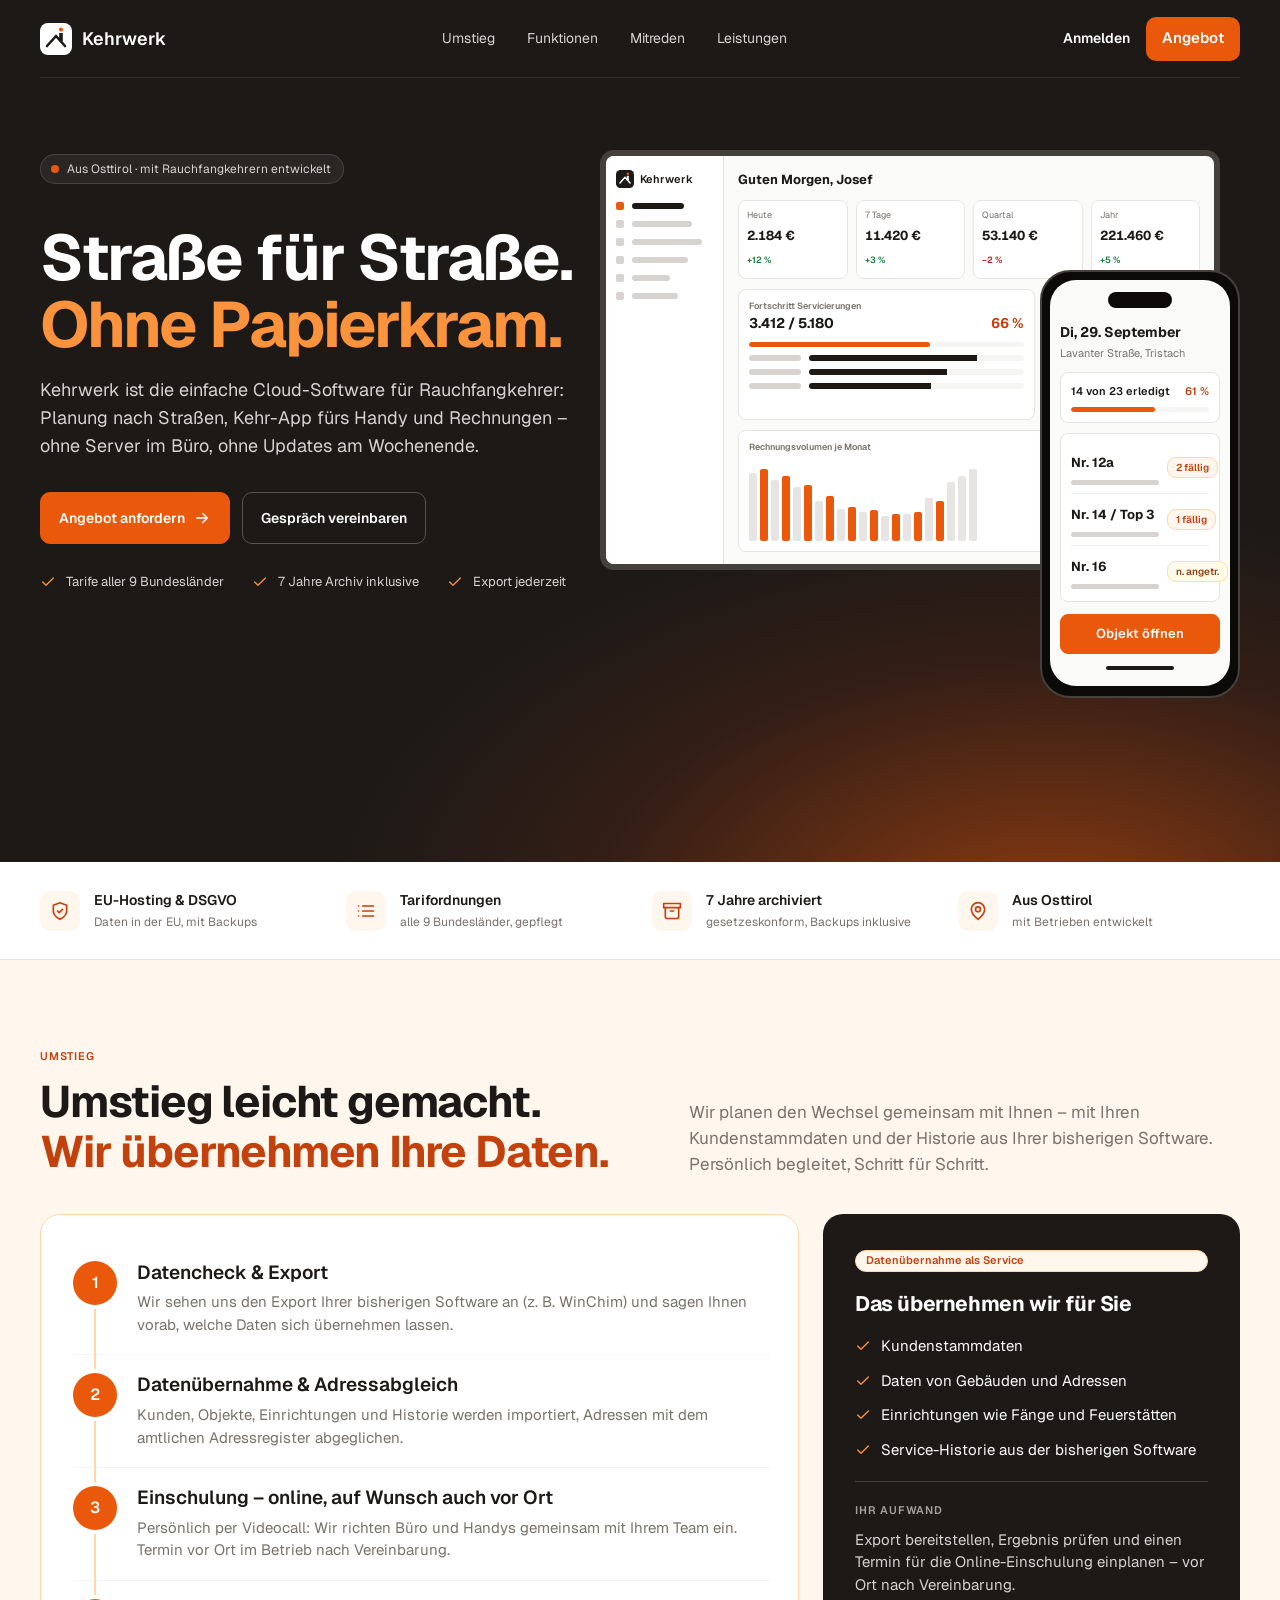
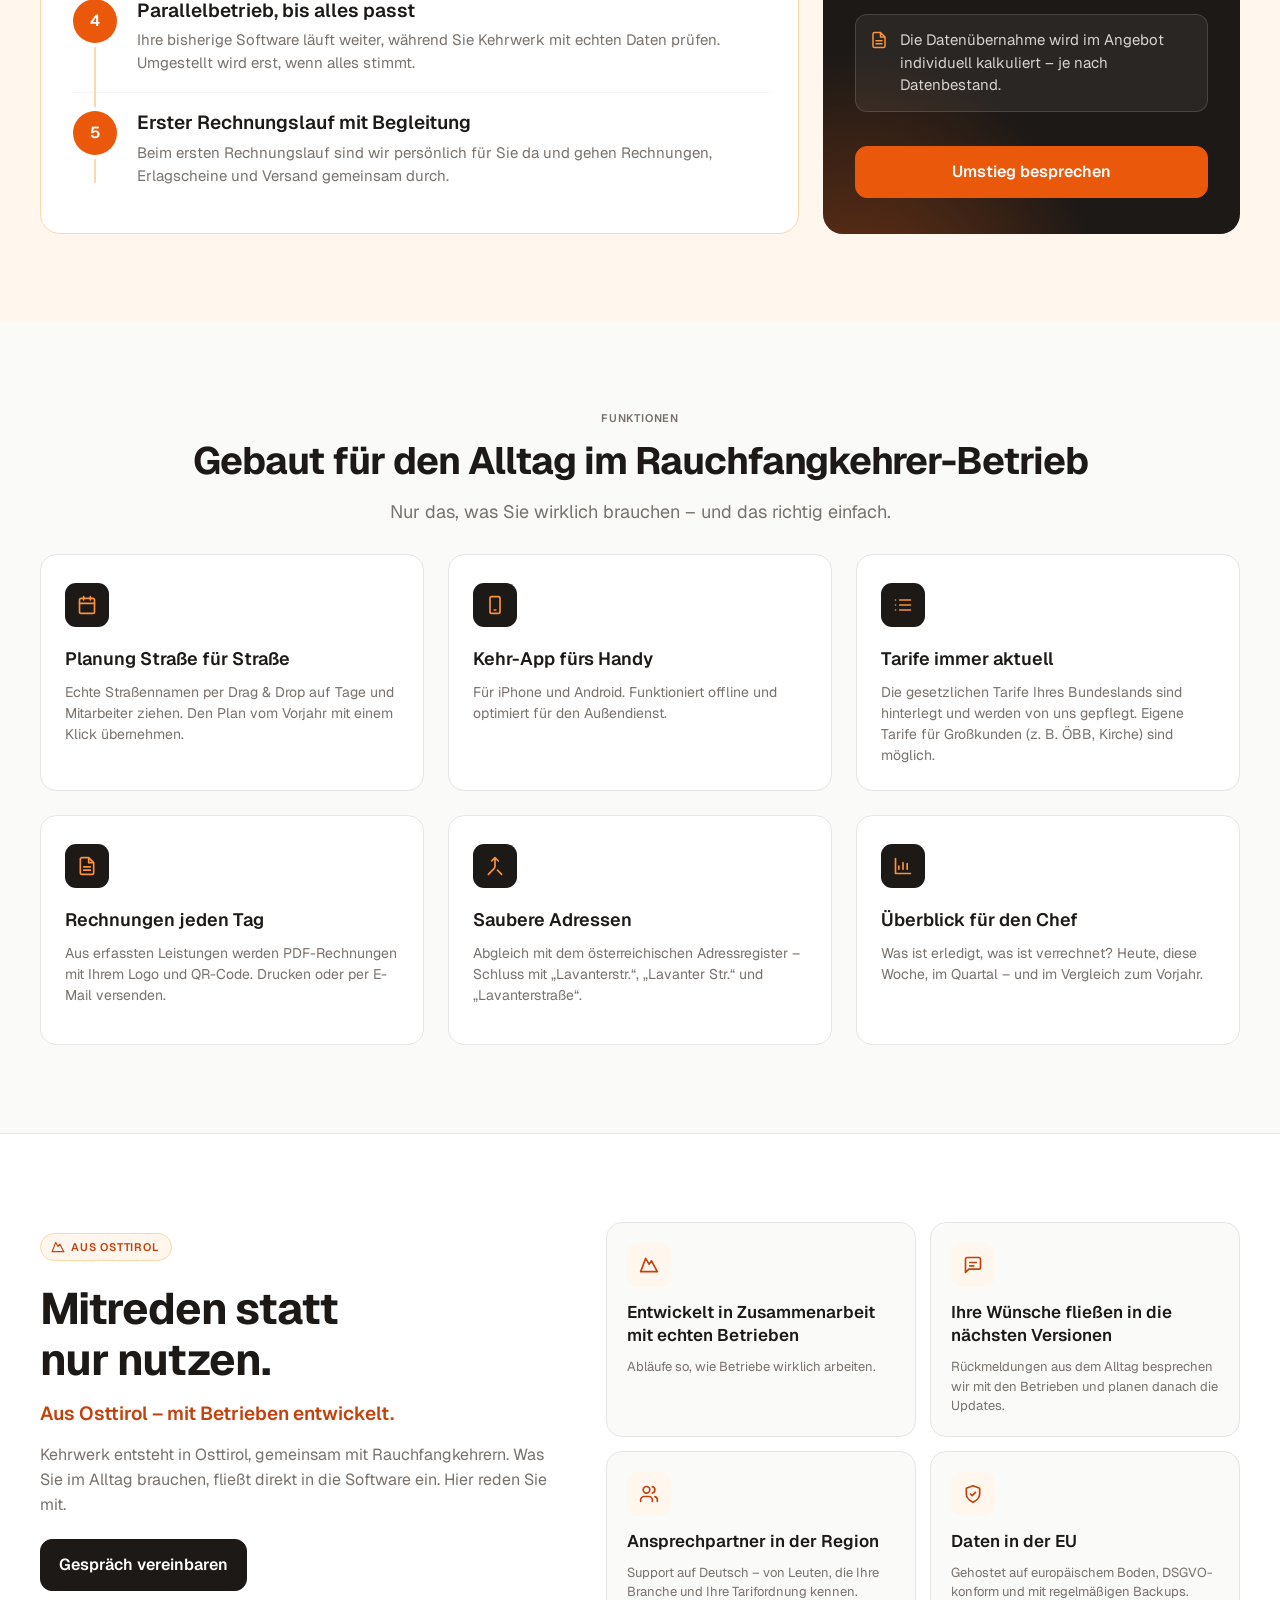
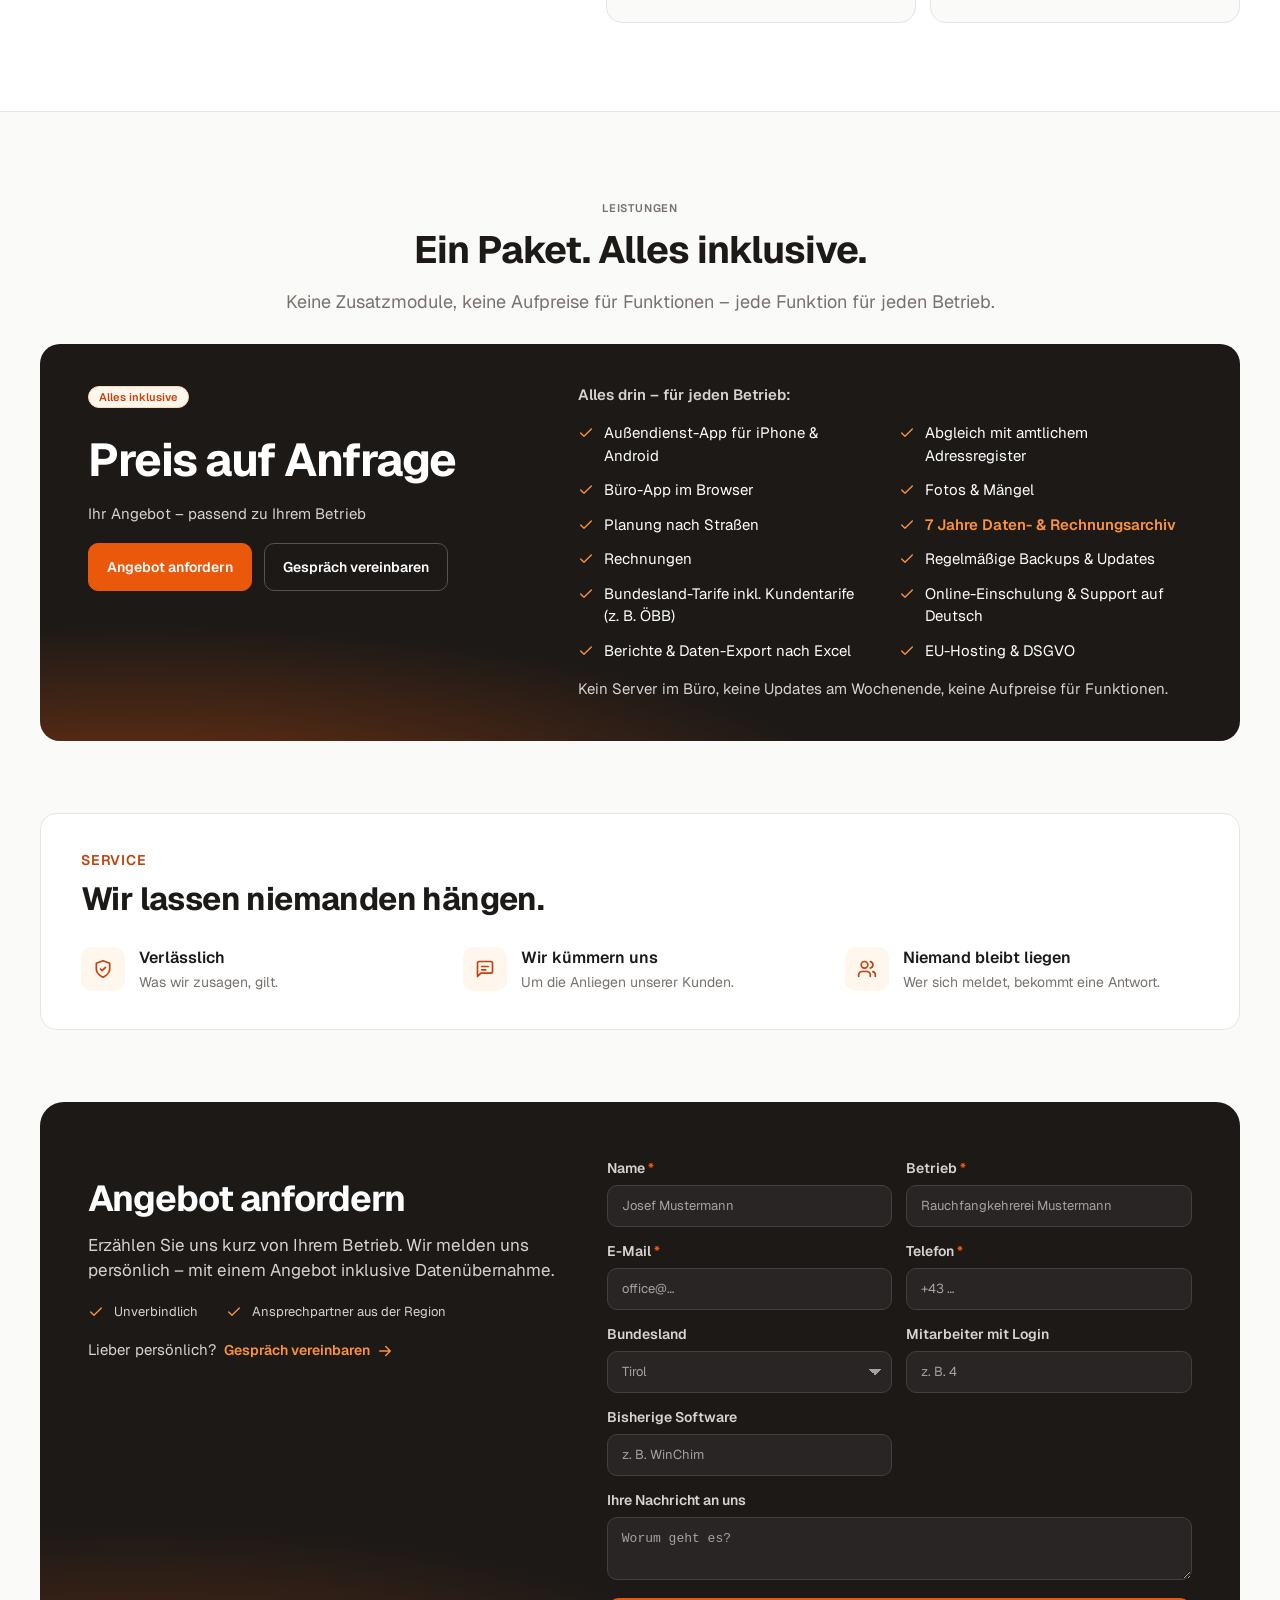
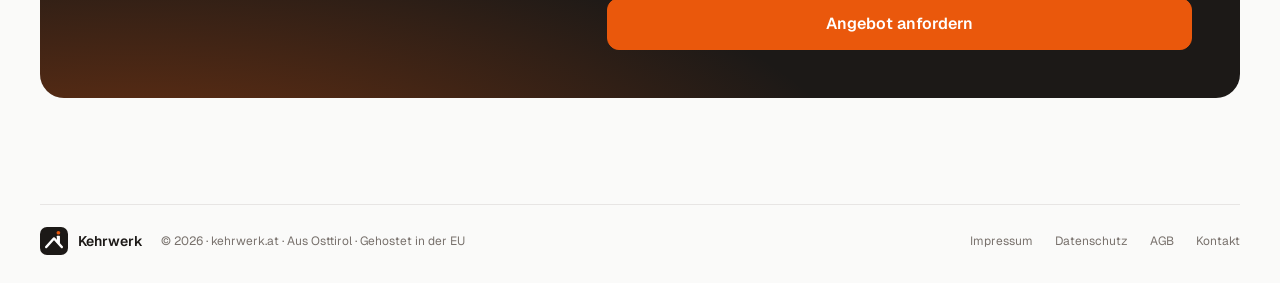
<file: index.html>
<!DOCTYPE html>
<html lang="de">
<head>
  <meta charset="utf-8">
  <meta name="viewport" content="width=device-width, initial-scale=1">
  <title>Kehrwerk – Straße für Straße. Ohne Papierkram.</title>
  <meta name="description" content="Kehrwerk ist die einfache Cloud-Software für Rauchfangkehrer: Planung nach Straßen, Kehr-App fürs Handy und Rechnungen.">
  <meta name="theme-color" content="#1C1917">
  <link rel="canonical" href="https://kehrwerk.at/">
  <link rel="icon" href="favicon.svg" type="image/svg+xml">
  <link rel="icon" href="assets/logo/mark-32.png" sizes="32x32" type="image/png">
  <link rel="apple-touch-icon" href="assets/logo/mark-180.png">
  <meta property="og:title" content="Kehrwerk – Straße für Straße. Ohne Papierkram.">
  <meta property="og:description" content="Die einfache Cloud-Software für Rauchfangkehrer. Aus Osttirol, mit Betrieben entwickelt.">
  <meta property="og:type" content="website">
  <meta property="og:url" content="https://kehrwerk.at/">
  <meta property="og:image" content="https://kehrwerk.at/assets/logo/mark-512.png">
  <link rel="stylesheet" href="css/styles.css">
</head>
<body>
  <svg class="sprite" aria-hidden="true">
    <symbol id="i-check" viewBox="0 0 24 24"><path d="M20 6L9 17l-5-5" fill="none" stroke="currentColor" stroke-width="2" stroke-linecap="round" stroke-linejoin="round"/></symbol>
    <symbol id="i-arrow" viewBox="0 0 24 24"><path d="M5 12h14M13 6l6 6-6 6" fill="none" stroke="currentColor" stroke-width="2" stroke-linecap="round" stroke-linejoin="round"/></symbol>
    <symbol id="i-shield" viewBox="0 0 24 24"><path d="M12 22s8-4 8-10V5l-8-3-8 3v7c0 6 8 10 8 10zM9 12l2 2 4-4" fill="none" stroke="currentColor" stroke-width="2" stroke-linecap="round" stroke-linejoin="round"/></symbol>
    <symbol id="i-list" viewBox="0 0 24 24"><path d="M8 6h13M8 12h13M8 18h13M3 6h.01M3 12h.01M3 18h.01" fill="none" stroke="currentColor" stroke-width="2" stroke-linecap="round" stroke-linejoin="round"/></symbol>
    <symbol id="i-archive" viewBox="0 0 24 24"><path d="M2 3h20v5H2zM4 8v11a2 2 0 0 0 2 2h12a2 2 0 0 0 2-2V8M10 12h4" fill="none" stroke="currentColor" stroke-width="2" stroke-linecap="round" stroke-linejoin="round"/></symbol>
    <symbol id="i-pin" viewBox="0 0 24 24"><path d="M20 10c0 6-8 12-8 12s-8-6-8-12a8 8 0 0 1 16 0z" fill="none" stroke="currentColor" stroke-width="2" stroke-linecap="round" stroke-linejoin="round"/><circle cx="12" cy="10" r="3" fill="none" stroke="currentColor" stroke-width="2"/></symbol>
    <symbol id="i-calendar" viewBox="0 0 24 24"><rect x="3" y="4" width="18" height="18" rx="2" fill="none" stroke="currentColor" stroke-width="2"/><path d="M16 2v4M8 2v4M3 10h18" fill="none" stroke="currentColor" stroke-width="2" stroke-linecap="round"/></symbol>
    <symbol id="i-phone" viewBox="0 0 24 24"><rect x="6" y="2" width="12" height="20" rx="2" fill="none" stroke="currentColor" stroke-width="2"/><path d="M11 18h2" fill="none" stroke="currentColor" stroke-width="2" stroke-linecap="round"/></symbol>
    <symbol id="i-receipt" viewBox="0 0 24 24"><path d="M14 2H6a2 2 0 0 0-2 2v16a2 2 0 0 0 2 2h12a2 2 0 0 0 2-2V8zM14 2v6h6M8 13h8M8 17h8" fill="none" stroke="currentColor" stroke-width="2" stroke-linecap="round" stroke-linejoin="round"/></symbol>
    <symbol id="i-merge" viewBox="0 0 24 24"><path d="M8 6l4-4 4 4M12 2v10.3a4 4 0 0 1-1.2 2.8L4 22M20 22l-5-5" fill="none" stroke="currentColor" stroke-width="2" stroke-linecap="round" stroke-linejoin="round"/></symbol>
    <symbol id="i-chart" viewBox="0 0 24 24"><path d="M3 3v18h18M7 16v-4M12 16V8M17 16v-7" fill="none" stroke="currentColor" stroke-width="2" stroke-linecap="round" stroke-linejoin="round"/></symbol>
    <symbol id="i-mountain" viewBox="0 0 24 24"><path d="M8 4l4 7 3-4 7 13H2z" fill="none" stroke="currentColor" stroke-width="2" stroke-linecap="round" stroke-linejoin="round"/></symbol>
    <symbol id="i-chat" viewBox="0 0 24 24"><path d="M21 15a2 2 0 0 1-2 2H7l-4 4V5a2 2 0 0 1 2-2h14a2 2 0 0 1 2 2zM8 9h8M8 13h5" fill="none" stroke="currentColor" stroke-width="2" stroke-linecap="round" stroke-linejoin="round"/></symbol>
    <symbol id="i-users" viewBox="0 0 24 24"><circle cx="9" cy="7" r="4" fill="none" stroke="currentColor" stroke-width="2"/><path d="M2 21v-2a4 4 0 0 1 4-4h6a4 4 0 0 1 4 4v2M16 3.1a4 4 0 0 1 0 7.8M22 21v-2a4 4 0 0 0-3-3.9" fill="none" stroke="currentColor" stroke-width="2" stroke-linecap="round" stroke-linejoin="round"/></symbol>
    <symbol id="i-menu" viewBox="0 0 24 24"><path d="M4 7h16M4 12h16M4 17h16" fill="none" stroke="currentColor" stroke-width="2" stroke-linecap="round"/></symbol>
    <symbol id="i-close" viewBox="0 0 24 24"><path d="M6 6l12 12M18 6L6 18" fill="none" stroke="currentColor" stroke-width="2" stroke-linecap="round"/></symbol>
    <symbol id="i-mail" viewBox="0 0 24 24"><rect x="2" y="4" width="20" height="16" rx="2" fill="none" stroke="currentColor" stroke-width="2"/><path d="M22 7l-10 6L2 7" fill="none" stroke="currentColor" stroke-width="2" stroke-linecap="round" stroke-linejoin="round"/></symbol>
    <symbol id="i-call" viewBox="0 0 24 24"><path d="M22 16.9v3a2 2 0 0 1-2.2 2 19.8 19.8 0 0 1-8.6-3.1 19.5 19.5 0 0 1-6-6A19.8 19.8 0 0 1 2.1 4.2 2 2 0 0 1 4.1 2h3a2 2 0 0 1 2 1.7c.1.9.4 1.8.7 2.7a2 2 0 0 1-.5 2.1L8 9.8a16 16 0 0 0 6 6l1.3-1.3a2 2 0 0 1 2.1-.4c.9.3 1.8.6 2.7.7a2 2 0 0 1 1.7 2z" fill="none" stroke="currentColor" stroke-width="2" stroke-linecap="round" stroke-linejoin="round"/></symbol>
  </svg>

  <header class="site-header">
      <div class="wrap header-row">
        <a class="brand" href="index.html">
          <img src="assets/logo/mark-inverse.svg" alt="" width="32" height="32">
          Kehrwerk
        </a>
        <nav class="primary-nav" aria-label="Hauptnavigation">
          <a href="#umstieg">Umstieg</a>
          <a href="#funktionen">Funktionen</a>
          <a href="#mitreden">Mitreden</a>
          <a href="#leistungen">Leistungen</a>
        </nav>
        <div class="header-actions">
          <span class="login-label">Anmelden</span>
          <a class="header-offer" href="#angebot">Angebot</a>
          <button class="menu-toggle" type="button" aria-expanded="false" aria-controls="nav-panel" aria-label="Menü öffnen">
            <svg class="icon" width="24" height="24"><use href="#i-menu"/></svg>
          </button>
        </div>
      </div>
  </header>

  <div class="hero-shell">
    <div class="wrap hero">
      <div class="hero-grid">
        <div>
          <p class="pill"><span class="dot" aria-hidden="true"></span><span class="lede-mobile">Aus Osttirol · mit Betrieben entwickelt</span><span class="lede-desktop">Aus Osttirol · mit Rauchfangkehrern entwickelt</span></p>
          <h1>Straße für Straße.<span class="line accent">Ohne Papierkram.</span></h1>
          <p class="lede lede-mobile">Die einfache Cloud-Software für Rauchfangkehrer: Planung nach Straßen, Kehr-App fürs Handy und Rechnungen.</p>
          <p class="lede lede-desktop">Kehrwerk ist die einfache Cloud-Software für Rauchfangkehrer: Planung nach Straßen, Kehr-App fürs Handy und Rechnungen – ohne Server im Büro, ohne Updates am Wochenende.</p>
          <div class="hero-actions">
            <a class="btn btn-accent" href="#angebot">Angebot anfordern <svg class="icon"><use href="#i-arrow"/></svg></a>
            <a class="btn btn-ghost" href="#angebot">Gespräch vereinbaren</a>
          </div>
          <ul class="checks">
            <li><svg class="icon"><use href="#i-check"/></svg>Tarife aller 9 Bundesländer</li>
            <li><svg class="icon"><use href="#i-check"/></svg>7 Jahre Archiv inklusive</li>
            <li><svg class="icon"><use href="#i-check"/></svg>Export jederzeit</li>
          </ul>
        </div>

        <div class="stage-frame">
        <div class="stage" aria-hidden="true">
          <div class="desk">
            <aside class="desk-side">
              <div class="desk-brand"><img src="assets/logo/mark.svg" alt="">Kehrwerk</div>
              <ul class="desk-nav">
                <li class="on"><i class="sq on"></i><i class="barling" style="width:52px"></i></li>
                <li><i class="sq"></i><i class="barling" style="width:60px"></i></li>
                <li><i class="sq"></i><i class="barling" style="width:70px"></i></li>
                <li><i class="sq"></i><i class="barling" style="width:56px"></i></li>
                <li><i class="sq"></i><i class="barling" style="width:38px"></i></li>
                <li><i class="sq"></i><i class="barling" style="width:46px"></i></li>
              </ul>
            </aside>
            <div class="desk-main">
              <p class="hello">Guten Morgen, Josef</p>
              <div class="kpis">
                <div class="kpi"><small>Heute</small><b>2.184 €</b><em class="up">+12 %</em></div>
                <div class="kpi"><small>7 Tage</small><b>11.420 €</b><em class="up">+3 %</em></div>
                <div class="kpi"><small>Quartal</small><b>53.140 €</b><em class="down">−2 %</em></div>
                <div class="kpi"><small>Jahr</small><b>221.460 €</b><em class="up">+5 %</em></div>
              </div>
              <div class="desk-mid">
                <div class="block">
                  <span class="block-label">Fortschritt Servicierungen</span>
                  <div class="progress-head"><strong>3.412 / 5.180</strong><strong class="pct">66 %</strong></div>
                  <div class="track"><span style="width:66%"></span></div>
                  <div class="mini"><i></i><span><b style="width:78%"></b></span></div>
                  <div class="mini"><i></i><span><b style="width:64%"></b></span></div>
                  <div class="mini"><i></i><span><b style="width:57%"></b></span></div>
                </div>
                <div class="block">
                  <span class="block-label">Heute zu tun</span>
                  <ul class="todos">
                    <li><span class="blob"><i></i></span><span class="ghost"><b></b><s></s></span></li>
                    <li><span class="blob amber"><i></i></span><span class="ghost"><b style="width:76%"></b><s style="width:80%"></s></span></li>
                    <li><span class="blob stone"><i></i></span><span class="ghost"><b style="width:96%"></b><s style="width:55%"></s></span></li>
                    <li><span class="blob danger"><i></i></span><span class="ghost"><b style="width:70%"></b><s style="width:72%"></s></span></li>
                  </ul>
                </div>
              </div>
              <div class="block chart">
                <span class="block-label">Rechnungsvolumen je Monat</span>
                <div class="chart-bars">
                  <span style="--h:94%"></span><span class="now" style="--h:100%"></span>
                  <span style="--h:85%"></span><span class="now" style="--h:90%"></span>
                  <span style="--h:75%"></span><span class="now" style="--h:78%"></span>
                  <span style="--h:56%"></span><span class="now" style="--h:63%"></span>
                  <span style="--h:44%"></span><span class="now" style="--h:47%"></span>
                  <span style="--h:40%"></span><span class="now" style="--h:43%"></span>
                  <span style="--h:35%"></span><span class="now" style="--h:38%"></span>
                  <span style="--h:38%"></span><span class="now" style="--h:40%"></span>
                  <span style="--h:60%"></span><span class="now" style="--h:56%"></span>
                  <span style="--h:82%"></span><span style="--h:90%"></span><span style="--h:100%"></span>
                </div>
              </div>
            </div>
          </div>

          <div class="device">
            <div class="device-screen">
              <div class="notch"></div>
              <p class="device-date">Di, 29. September</p>
              <p class="device-street">Lavanter Straße, Tristach</p>
              <div class="device-progress">
                <p>14 von 23 erledigt<strong>61 %</strong></p>
                <div class="track"><span style="width:61%"></span></div>
              </div>
              <div class="device-list">
                <div class="job"><div><b>Nr. 12a</b><i></i></div><em class="tag">2 fällig</em></div>
                <div class="job"><div><b>Nr. 14 / Top 3</b><i></i></div><em class="tag">1 fällig</em></div>
                <div class="job"><div><b>Nr. 16</b><i></i></div><em class="tag amber">n. angetr.</em></div>
              </div>
              <div class="device-open">Objekt öffnen</div>
              <div class="home-bar"></div>
            </div>
          </div>
        </div>
        </div>
        <p class="device-caption">Die Außendienst-App – auch offline</p>
      </div>
    </div>
  </div>

  <section class="trust">
    <ul class="trust-list wrap">
      <li>
        <span class="trust-ico"><svg class="icon"><use href="#i-shield"/></svg></span>
        <strong>EU-Hosting &amp; DSGVO</strong>
        <span>Daten in der EU, mit Backups</span>
      </li>
      <li>
        <span class="trust-ico"><svg class="icon"><use href="#i-list"/></svg></span>
        <strong>Tarifordnungen</strong>
        <span>alle 9 Bundesländer, gepflegt</span>
      </li>
      <li>
        <span class="trust-ico"><svg class="icon"><use href="#i-archive"/></svg></span>
        <strong>7 Jahre archiviert</strong>
        <span>gesetzeskonform, Backups inklusive</span>
      </li>
      <li>
        <span class="trust-ico"><svg class="icon"><use href="#i-pin"/></svg></span>
        <strong>Aus Osttirol</strong>
        <span>mit Betrieben entwickelt</span>
      </li>
    </ul>
  </section>

  <section class="band" id="umstieg">
    <div class="wrap">
      <div class="split">
        <div>
          <p class="eyebrow hot">UMSTIEG</p>
          <h2>Umstieg leicht gemacht.<span class="line deep">Wir übernehmen Ihre Daten.</span></h2>
        </div>
        <p class="intro">Wir planen den Wechsel gemeinsam mit Ihnen – mit Ihren Kundenstammdaten und der Historie aus Ihrer bisherigen Software. Persönlich begleitet, Schritt für Schritt.</p>
      </div>
      <div class="umstieg-grid">
        <ol class="steps">
          <li>
            <span class="step-no">1</span>
            <div>
              <h3>Datencheck &amp; Export</h3>
              <p>Wir sehen uns den Export Ihrer bisherigen Software an (z.&nbsp;B. WinChim) und sagen Ihnen vorab, welche Daten sich übernehmen lassen.</p>
            </div>
          </li>
          <li>
            <span class="step-no">2</span>
            <div>
              <h3>Datenübernahme &amp; Adressabgleich</h3>
              <p>Kunden, Objekte, Einrichtungen und Historie werden importiert, Adressen mit dem amtlichen Adressregister abgeglichen.</p>
            </div>
          </li>
          <li>
            <span class="step-no">3</span>
            <div>
              <h3>Einschulung – online, auf Wunsch auch vor Ort</h3>
              <p>Persönlich per Videocall: Wir richten Büro und Handys gemeinsam mit Ihrem Team ein. Termin vor Ort im Betrieb nach Vereinbarung.</p>
            </div>
          </li>
          <li>
            <span class="step-no">4</span>
            <div>
              <h3>Parallelbetrieb, bis alles passt</h3>
              <p>Ihre bisherige Software läuft weiter, während Sie Kehrwerk mit echten Daten prüfen. Umgestellt wird erst, wenn alles stimmt.</p>
            </div>
          </li>
          <li>
            <span class="step-no">5</span>
            <div>
              <h3>Erster Rechnungslauf mit Begleitung</h3>
              <p>Beim ersten Rechnungslauf sind wir persönlich für Sie da und gehen Rechnungen, Erlagscheine und Versand gemeinsam durch.</p>
            </div>
          </li>
        </ol>
        <aside class="panel">
          <span class="badge">Datenübernahme als Service</span>
          <h3>Das übernehmen wir für Sie</h3>
          <ul class="tick">
            <li><svg class="icon"><use href="#i-check"/></svg>Kundenstammdaten</li>
            <li><svg class="icon"><use href="#i-check"/></svg>Daten von Gebäuden und Adressen</li>
            <li><svg class="icon"><use href="#i-check"/></svg>Einrichtungen wie Fänge und Feuerstätten</li>
            <li><svg class="icon"><use href="#i-check"/></svg>Service-Historie aus der bisherigen Software</li>
          </ul>
          <hr>
          <p class="effort">IHR AUFWAND</p>
          <p class="quiet">Export bereitstellen, Ergebnis prüfen und einen Termin für die Online-Einschulung einplanen – vor Ort nach Vereinbarung.</p>
          <div class="note">
            <svg class="icon"><use href="#i-receipt"/></svg>
            <p>Die Datenübernahme wird im Angebot individuell kalkuliert – je nach Datenbestand.</p>
          </div>
          <a class="btn btn-accent" href="#angebot">Umstieg besprechen</a>
        </aside>
      </div>
    </div>
  </section>

  <section class="section" id="funktionen">
    <div class="wrap">
      <div class="center-copy">
        <p class="eyebrow">FUNKTIONEN</p>
        <h2>Gebaut für den Alltag im <span class="break">Rauchfangkehrer-Betrieb</span></h2>
        <p class="intro">Nur das, was Sie wirklich brauchen – und das richtig einfach.</p>
      </div>
      <div class="feature-list">
        <article class="feature">
          <div class="feature-head">
            <span class="feature-ico"><svg class="icon"><use href="#i-calendar"/></svg></span>
            <h3>Planung Straße für Straße</h3>
          </div>
          <p>Echte Straßennamen per Drag &amp; Drop auf Tage und Mitarbeiter ziehen. Den Plan vom Vorjahr mit einem Klick übernehmen.</p>
        </article>
        <article class="feature">
          <div class="feature-head">
            <span class="feature-ico"><svg class="icon"><use href="#i-phone"/></svg></span>
            <h3>Kehr-App fürs Handy</h3>
          </div>
          <p>Für iPhone und Android. Funktioniert offline und optimiert für den Außendienst.</p>
        </article>
        <article class="feature">
          <div class="feature-head">
            <span class="feature-ico"><svg class="icon"><use href="#i-list"/></svg></span>
            <h3>Tarife immer aktuell</h3>
          </div>
          <p>Die gesetzlichen Tarife Ihres Bundeslands sind hinterlegt und werden von uns gepflegt. Eigene Tarife für Großkunden (z.&nbsp;B. ÖBB, Kirche) sind möglich.</p>
        </article>
        <article class="feature">
          <div class="feature-head">
            <span class="feature-ico"><svg class="icon"><use href="#i-receipt"/></svg></span>
            <h3>Rechnungen jeden Tag</h3>
          </div>
          <p>Aus erfassten Leistungen werden PDF-Rechnungen mit Ihrem Logo und QR-Code. Drucken oder per E-Mail versenden.</p>
        </article>
        <article class="feature">
          <div class="feature-head">
            <span class="feature-ico"><svg class="icon"><use href="#i-merge"/></svg></span>
            <h3>Saubere Adressen</h3>
          </div>
          <p>Abgleich mit dem österreichischen Adressregister – Schluss mit „Lavanterstr.“, „Lavanter Str.“ und „Lavanterstraße“.</p>
        </article>
        <article class="feature">
          <div class="feature-head">
            <span class="feature-ico"><svg class="icon"><use href="#i-chart"/></svg></span>
            <h3>Überblick für den Chef</h3>
          </div>
          <p>Was ist erledigt, was ist verrechnet? Heute, diese Woche, im Quartal – und im Vergleich zum Vorjahr.</p>
        </article>
      </div>
    </div>
  </section>

  <section class="band-white" id="mitreden">
    <div class="wrap mitreden">
      <div class="mitreden-copy">
        <p class="soft-pill"><svg class="icon"><use href="#i-mountain"/></svg>AUS OSTTIROL</p>
        <h2>Mitreden statt<span class="line">nur nutzen.</span></h2>
        <p class="kicker">Aus Osttirol – mit Betrieben entwickelt.</p>
        <p class="intro">Kehrwerk entsteht in Osttirol, gemeinsam mit Rauchfangkehrern. Was Sie im Alltag brauchen, fließt direkt in die Software ein. Hier reden Sie mit.</p>
        <a class="btn btn-soot" href="#angebot">Gespräch vereinbaren</a>
      </div>
      <div class="story">
        <article>
          <span class="story-ico"><svg class="icon"><use href="#i-mountain"/></svg></span>
          <h3>Entwickelt in Zusammenarbeit mit echten Betrieben</h3>
          <p>Abläufe so, wie Betriebe wirklich arbeiten.</p>
        </article>
        <article>
          <span class="story-ico"><svg class="icon"><use href="#i-chat"/></svg></span>
          <h3>Ihre Wünsche fließen in die nächsten Versionen</h3>
          <p>Rückmeldungen aus dem Alltag besprechen wir mit den Betrieben und planen danach die Updates.</p>
        </article>
        <article>
          <span class="story-ico"><svg class="icon"><use href="#i-users"/></svg></span>
          <h3>Ansprechpartner in der Region</h3>
          <p>Support auf Deutsch – von Leuten, die Ihre Branche und Ihre Tarifordnung kennen.</p>
        </article>
        <article>
          <span class="story-ico"><svg class="icon"><use href="#i-shield"/></svg></span>
          <h3>Daten in der EU</h3>
          <p>Gehostet auf europäischem Boden, DSGVO-konform und mit regelmäßigen Backups.</p>
        </article>
      </div>
    </div>
  </section>

  <section class="section" id="leistungen">
    <div class="wrap">
      <div class="center-copy">
        <p class="eyebrow">LEISTUNGEN</p>
        <h2>Ein Paket. <span class="break">Alles inklusive.</span></h2>
        <p class="intro">Keine Zusatzmodule, keine Aufpreise für Funktionen – jede Funktion für jeden Betrieb.</p>
      </div>
      <div class="price-card">
        <div class="price-layout">
          <div>
            <span class="badge">Alles inklusive</span>
            <h3>Preis auf Anfrage</h3>
            <p class="sub">Ihr Angebot – passend zu Ihrem Betrieb</p>
            <hr>
            <div class="price-actions">
              <a class="btn btn-accent" href="#angebot">Angebot anfordern</a>
              <a class="btn btn-ghost" href="#angebot">Gespräch vereinbaren</a>
            </div>
          </div>
          <div>
            <p class="included">Alles drin – für jeden Betrieb:</p>
            <ul class="tick cols">
              <li><svg class="icon"><use href="#i-check"/></svg>Außendienst-App für iPhone &amp; Android</li>
              <li><svg class="icon"><use href="#i-check"/></svg>Abgleich mit amtlichem Adressregister</li>
              <li><svg class="icon"><use href="#i-check"/></svg>Büro-App im Browser</li>
              <li><svg class="icon"><use href="#i-check"/></svg>Fotos &amp; Mängel</li>
              <li><svg class="icon"><use href="#i-check"/></svg>Planung nach Straßen</li>
              <li><svg class="icon"><use href="#i-check"/></svg><span class="hot">7 Jahre Daten- &amp; Rechnungsarchiv</span></li>
              <li><svg class="icon"><use href="#i-check"/></svg>Rechnungen</li>
              <li><svg class="icon"><use href="#i-check"/></svg>Regelmäßige Backups &amp; Updates</li>
              <li><svg class="icon"><use href="#i-check"/></svg>Bundesland-Tarife inkl. Kundentarife (z.&nbsp;B. ÖBB)</li>
              <li><svg class="icon"><use href="#i-check"/></svg>Online-Einschulung &amp; Support auf Deutsch</li>
              <li><svg class="icon"><use href="#i-check"/></svg>Berichte &amp; Daten-Export nach Excel</li>
              <li><svg class="icon"><use href="#i-check"/></svg>EU-Hosting &amp; DSGVO</li>
            </ul>
            <p class="fine">Kein Server im Büro, keine Updates am Wochenende, keine Aufpreise für Funktionen.</p>
          </div>
        </div>
      </div>
      <aside class="promise">
        <p class="eyebrow hot">SERVICE</p>
        <h3>Wir lassen niemanden hängen.</h3>
        <ul>
          <li>
            <span class="promise-ico"><svg class="icon"><use href="#i-shield"/></svg></span>
            <strong>Verlässlich</strong>
            <p>Was wir zusagen, gilt.</p>
          </li>
          <li>
            <span class="promise-ico"><svg class="icon"><use href="#i-chat"/></svg></span>
            <strong>Wir kümmern uns</strong>
            <p>Um die Anliegen unserer Kunden.</p>
          </li>
          <li>
            <span class="promise-ico"><svg class="icon"><use href="#i-users"/></svg></span>
            <strong>Niemand bleibt liegen</strong>
            <p>Wer sich meldet, bekommt eine Antwort.</p>
          </li>
        </ul>
      </aside>
    </div>
  </section>

  <section class="section" id="angebot">
    <div class="wrap">
      <div class="offer">
        <div class="offer-grid">
          <div>
            <h2>Angebot anfordern</h2>
            <p class="quiet">Erzählen Sie uns kurz von Ihrem Betrieb. Wir melden uns persönlich – mit einem Angebot inklusive Datenübernahme.</p>
            <ul class="checks">
              <li><svg class="icon"><use href="#i-check"/></svg>Unverbindlich</li>
              <li><svg class="icon"><use href="#i-check"/></svg>Ansprechpartner aus der Region</li>
            </ul>
            <p class="personal">Lieber persönlich? <a href="#angebot">Gespräch vereinbaren <svg class="icon"><use href="#i-arrow"/></svg></a></p>
          </div>
          <form id="offer" action="mailto:hallo@kehrwerk.at" method="POST" enctype="text/plain">
            <p class="form-status" id="form-status" role="status" hidden></p>
            <div class="fields">
              <label class="field">
                <span>Name <abbr class="req" title="Pflichtfeld">*</abbr></span>
                <input name="Name" type="text" autocomplete="name" placeholder="Josef Mustermann" required>
              </label>
              <label class="field">
                <span>Betrieb <abbr class="req" title="Pflichtfeld">*</abbr></span>
                <input name="Betrieb" type="text" autocomplete="organization" placeholder="Rauchfangkehrerei Mustermann" required>
              </label>
              <label class="field">
                <span>E-Mail <abbr class="req" title="Pflichtfeld">*</abbr></span>
                <input name="E-Mail" type="email" autocomplete="email" placeholder="office@…" required>
              </label>
              <label class="field">
                <span>Telefon <abbr class="req" title="Pflichtfeld">*</abbr></span>
                <input name="Telefon" type="tel" autocomplete="tel" placeholder="+43 …" required>
              </label>
              <label class="field">
                <span>Bundesland</span>
                <select name="Bundesland">
                  <option value="" selected disabled hidden>Tirol</option>
                  <option>Burgenland</option>
                  <option>Kärnten</option>
                  <option>Niederösterreich</option>
                  <option>Oberösterreich</option>
                  <option>Salzburg</option>
                  <option>Steiermark</option>
                  <option>Tirol</option>
                  <option>Vorarlberg</option>
                  <option>Wien</option>
                </select>
              </label>
              <label class="field">
                <span>Mitarbeiter mit Login</span>
                <input name="Mitarbeiter mit Login" type="text" inputmode="numeric" placeholder="z. B. 4">
              </label>
              <label class="field">
                <span>Bisherige Software</span>
                <input name="Bisherige Software" type="text" placeholder="z. B. WinChim">
              </label>
              <label class="field span-2">
                <span>Ihre Nachricht an uns</span>
                <textarea name="Nachricht" rows="2" placeholder="Worum geht es?"></textarea>
              </label>
              <button class="btn btn-accent span-2" type="submit">Angebot anfordern</button>
            </div>
          </form>
        </div>
      </div>
    </div>
  </section>

  <footer class="site-footer">
    <div class="wrap">
      <hr class="footer-rule">
      <div class="footer-row">
        <div class="footer-meta">
          <div class="footer-brand">
            <img src="assets/logo/mark.svg" alt="" width="28" height="28">
            Kehrwerk
          </div>
          <p class="legal">© 2026 · kehrwerk.at · Aus Osttirol · Gehostet in der EU</p>
        </div>
        <nav class="footer-links" aria-label="Rechtliches">
          <a href="impressum.html">Impressum</a>
          <a href="datenschutz.html">Datenschutz</a>
          <a href="agb.html">AGB</a>
          <a href="#angebot">Kontakt</a>
        </nav>
      </div>
    </div>
  </footer>

  <div class="nav-panel" id="nav-panel">
    <div class="nav-panel-top">
      <a class="brand" href="index.html">
        <img src="assets/logo/mark-inverse.svg" alt="" width="32" height="32">
        Kehrwerk
      </a>
      <button class="menu-toggle menu-close" type="button" aria-label="Menü schließen">
        <svg class="icon" width="24" height="24"><use href="#i-close"/></svg>
      </button>
    </div>
    <nav aria-label="Mobil">
      <a href="#umstieg">Umstieg</a>
      <a href="#funktionen">Funktionen</a>
      <a href="#mitreden">Mitreden</a>
      <a href="#leistungen">Leistungen</a>
    </nav>
  </div>

  <script src="js/main.js"></script>
</body>
</html>
</file>
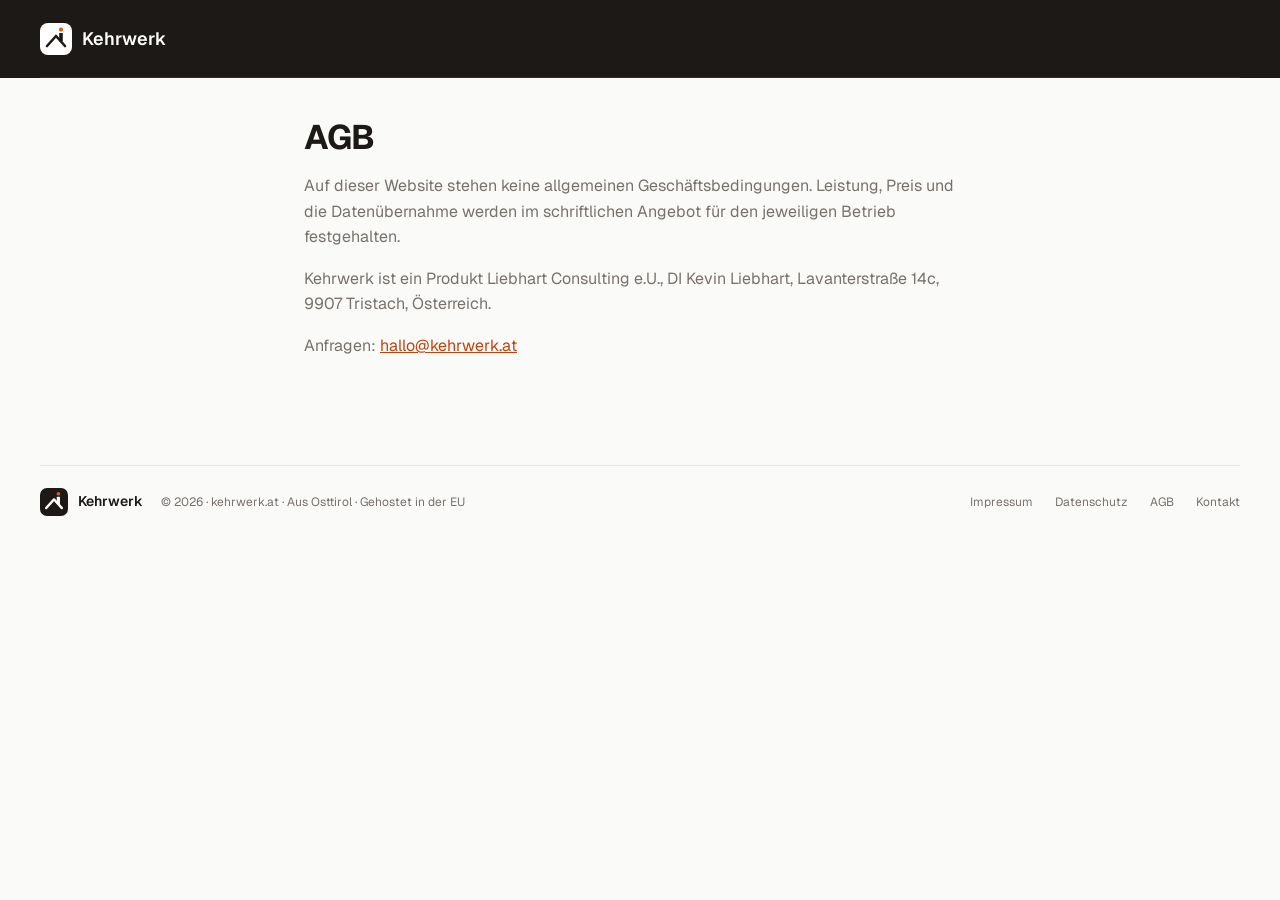
<file: agb.html>
<!DOCTYPE html>
<html lang="de">
<head>
  <meta charset="utf-8">
  <meta name="viewport" content="width=device-width, initial-scale=1">
  <title>AGB – Kehrwerk</title>
  <meta name="description" content="Vertragsbedingungen für Kehrwerk stehen im jeweiligen schriftlichen Angebot.">
  <meta name="theme-color" content="#1C1917">
  <link rel="icon" href="favicon.svg" type="image/svg+xml">
  <link rel="icon" href="assets/logo/mark-32.png" sizes="32x32" type="image/png">
  <link rel="apple-touch-icon" href="assets/logo/mark-180.png">
  <link rel="stylesheet" href="css/styles.css">
</head>
<body class="subpage">
  <header class="site-header">
      <div class="wrap header-row">
        <a class="brand" href="index.html">
          <img src="assets/logo/mark-inverse.svg" alt="" width="32" height="32">
          Kehrwerk
        </a>
      </div>
  </header>
  <main class="sub-main">
    <div class="wrap prose">
      <h1>AGB</h1>
      <p>Auf dieser Website stehen keine allgemeinen Geschäftsbedingungen. Leistung, Preis und die Datenübernahme werden im schriftlichen Angebot für den jeweiligen Betrieb festgehalten.</p>
      <p>Kehrwerk ist ein Produkt Liebhart Consulting e.U., DI Kevin Liebhart, Lavanterstraße 14c, 9907 Tristach, Österreich.</p>
      <p>Anfragen: <a href="mailto:hallo@kehrwerk.at">hallo@kehrwerk.at</a></p>
    </div>
  </main>
  <footer class="site-footer">
    <div class="wrap">
      <hr class="footer-rule">
      <div class="footer-row">
        <div class="footer-meta">
          <div class="footer-brand">
            <img src="assets/logo/mark.svg" alt="" width="28" height="28">
            Kehrwerk
          </div>
          <p class="legal">© 2026 · kehrwerk.at · Aus Osttirol · Gehostet in der EU</p>
        </div>
        <nav class="footer-links" aria-label="Rechtliches">
          <a href="impressum.html">Impressum</a>
          <a href="datenschutz.html">Datenschutz</a>
          <a href="agb.html">AGB</a>
          <a href="index.html#angebot">Kontakt</a>
        </nav>
      </div>
    </div>
  </footer>
</body>
</html>
</file>
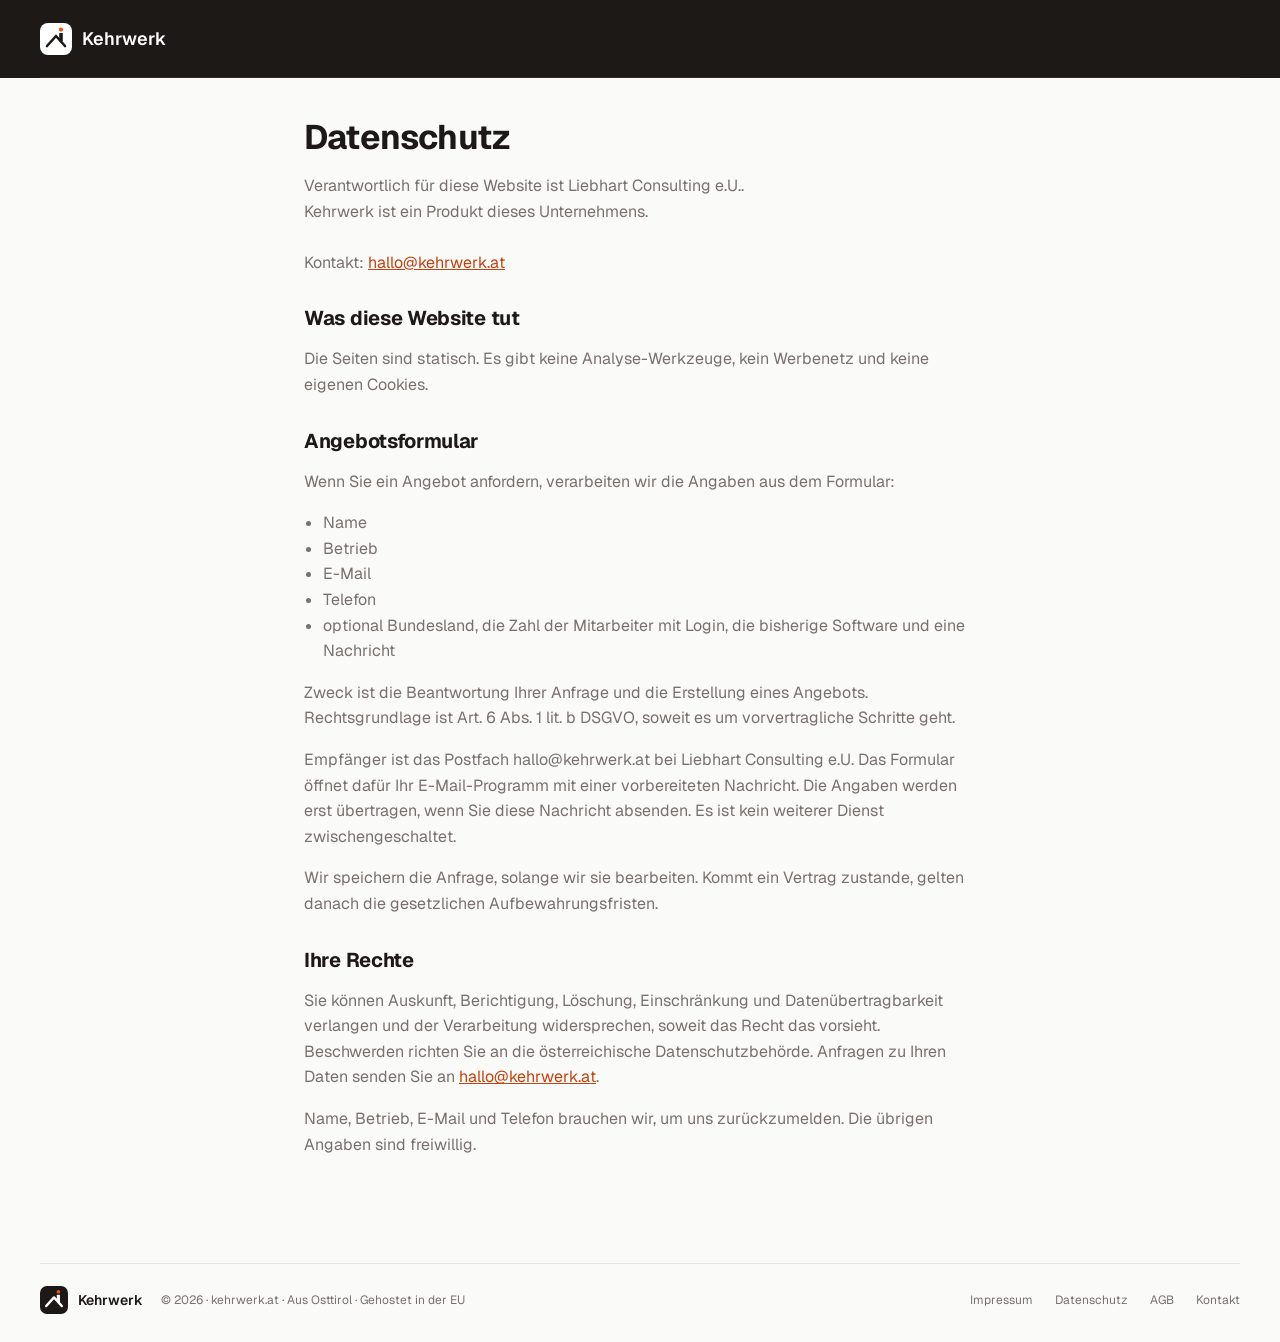
<file: datenschutz.html>
<!DOCTYPE html>
<html lang="de">
<head>
  <meta charset="utf-8">
  <meta name="viewport" content="width=device-width, initial-scale=1">
  <title>Datenschutz – Kehrwerk</title>
  <meta name="description" content="Datenschutzhinweise für die Website kehrwerk.at.">
  <meta name="theme-color" content="#1C1917">
  <link rel="icon" href="favicon.svg" type="image/svg+xml">
  <link rel="icon" href="assets/logo/mark-32.png" sizes="32x32" type="image/png">
  <link rel="apple-touch-icon" href="assets/logo/mark-180.png">
  <link rel="stylesheet" href="css/styles.css">
</head>
<body class="subpage">
  <header class="site-header">
      <div class="wrap header-row">
        <a class="brand" href="index.html">
          <img src="assets/logo/mark-inverse.svg" alt="" width="32" height="32">
          Kehrwerk
        </a>
      </div>
  </header>
  <main class="sub-main">
    <div class="wrap prose">
      <h1>Datenschutz</h1>
      <p>Verantwortlich für diese Website ist Liebhart Consulting e.U.. <br>Kehrwerk ist ein Produkt dieses Unternehmens.<br><br> Kontakt: <a href="mailto:hallo@kehrwerk.at">hallo@kehrwerk.at</a></p>
      <h2>Was diese Website tut</h2>
      <p>Die Seiten sind statisch. Es gibt keine Analyse-Werkzeuge, kein Werbenetz und keine eigenen Cookies.</p>
      <h2>Angebotsformular</h2>
      <p>Wenn Sie ein Angebot anfordern, verarbeiten wir die Angaben aus dem Formular:</p>
      <ul>
        <li>Name</li>
        <li>Betrieb</li>
        <li>E-Mail</li>
        <li>Telefon</li>
        <li>optional Bundesland, die Zahl der Mitarbeiter mit Login, die bisherige Software und eine Nachricht</li>
      </ul>
      <p>Zweck ist die Beantwortung Ihrer Anfrage und die Erstellung eines Angebots. Rechtsgrundlage ist Art.&nbsp;6 Abs.&nbsp;1 lit.&nbsp;b DSGVO, soweit es um vorvertragliche Schritte geht.</p>
      <p>Empfänger ist das Postfach hallo@kehrwerk.at bei Liebhart Consulting e.U. Das Formular öffnet dafür Ihr E-Mail-Programm mit einer vorbereiteten Nachricht. Die Angaben werden erst übertragen, wenn Sie diese Nachricht absenden. Es ist kein weiterer Dienst zwischengeschaltet.</p>
      <p>Wir speichern die Anfrage, solange wir sie bearbeiten. Kommt ein Vertrag zustande, gelten danach die gesetzlichen Aufbewahrungsfristen.</p>
      <h2>Ihre Rechte</h2>
      <p>Sie können Auskunft, Berichtigung, Löschung, Einschränkung und Datenübertragbarkeit verlangen und der Verarbeitung widersprechen, soweit das Recht das vorsieht. Beschwerden richten Sie an die österreichische Datenschutzbehörde. Anfragen zu Ihren Daten senden Sie an <a href="mailto:hallo@kehrwerk.at">hallo@kehrwerk.at</a>.</p>
      <p>Name, Betrieb, E-Mail und Telefon brauchen wir, um uns zurückzumelden. Die übrigen Angaben sind freiwillig.</p>
    </div>
  </main>
  <footer class="site-footer">
    <div class="wrap">
      <hr class="footer-rule">
      <div class="footer-row">
        <div class="footer-meta">
          <div class="footer-brand">
            <img src="assets/logo/mark.svg" alt="" width="28" height="28">
            Kehrwerk
          </div>
          <p class="legal">© 2026 · kehrwerk.at · Aus Osttirol · Gehostet in der EU</p>
        </div>
        <nav class="footer-links" aria-label="Rechtliches">
          <a href="impressum.html">Impressum</a>
          <a href="datenschutz.html">Datenschutz</a>
          <a href="agb.html">AGB</a>
          <a href="index.html#angebot">Kontakt</a>
        </nav>
      </div>
    </div>
  </footer>
</body>
</html>
</file>
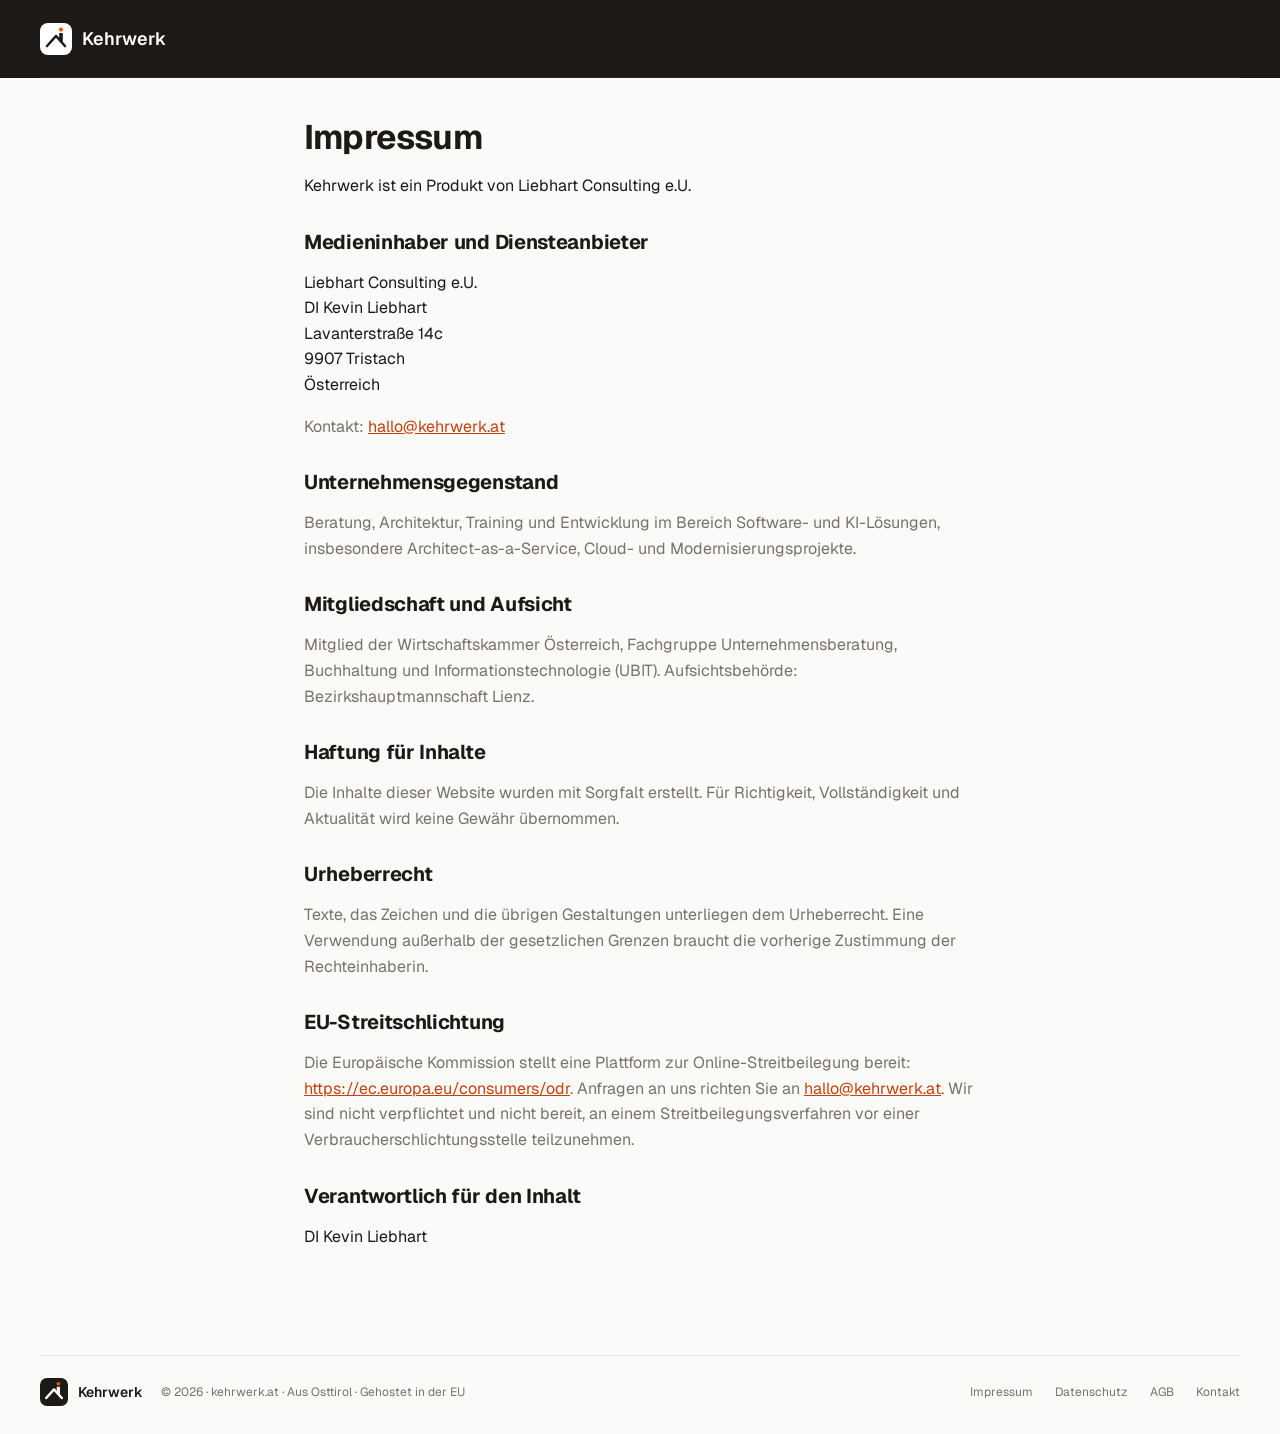
<file: impressum.html>
<!DOCTYPE html>
<html lang="de">
<head>
  <meta charset="utf-8">
  <meta name="viewport" content="width=device-width, initial-scale=1">
  <title>Impressum – Kehrwerk</title>
  <meta name="description" content="Impressum von Kehrwerk, einem Produkt und einer Marke von Liebhart Consulting e.U.">
  <meta name="theme-color" content="#1C1917">
  <link rel="icon" href="favicon.svg" type="image/svg+xml">
  <link rel="icon" href="assets/logo/mark-32.png" sizes="32x32" type="image/png">
  <link rel="apple-touch-icon" href="assets/logo/mark-180.png">
  <link rel="stylesheet" href="css/styles.css">
</head>
<body class="subpage">
  <header class="site-header">
      <div class="wrap header-row">
        <a class="brand" href="index.html">
          <img src="assets/logo/mark-inverse.svg" alt="" width="32" height="32">
          Kehrwerk
        </a>
      </div>
  </header>
  <main class="sub-main">
    <div class="wrap prose">
      <h1>Impressum</h1>
      <p class="who">Kehrwerk ist ein Produkt von Liebhart Consulting e.U.</p>
      <h2>Medieninhaber und Diensteanbieter</h2>
      <p class="who">Liebhart Consulting e.U.<br>DI Kevin Liebhart<br>Lavanterstraße 14c<br>9907 Tristach<br>Österreich</p>
      <p>Kontakt: <a href="mailto:hallo@kehrwerk.at">hallo@kehrwerk.at</a></p>
      <h2>Unternehmensgegenstand</h2>
      <p>Beratung, Architektur, Training und Entwicklung im Bereich Software- und KI-Lösungen, insbesondere Architect-as-a-Service, Cloud- und Modernisierungsprojekte.</p>
      <h2>Mitgliedschaft und Aufsicht</h2>
      <p>Mitglied der Wirtschaftskammer Österreich, Fachgruppe Unternehmensberatung, Buchhaltung und Informationstechnologie (UBIT). Aufsichtsbehörde: Bezirkshauptmannschaft Lienz.</p>
      <h2>Haftung für Inhalte</h2>
      <p>Die Inhalte dieser Website wurden mit Sorgfalt erstellt. Für Richtigkeit, Vollständigkeit und Aktualität wird keine Gewähr übernommen.</p>
      <h2>Urheberrecht</h2>
      <p>Texte, das Zeichen und die übrigen Gestaltungen unterliegen dem Urheberrecht. Eine Verwendung außerhalb der gesetzlichen Grenzen braucht die vorherige Zustimmung der Rechteinhaberin.</p>
      <h2>EU-Streitschlichtung</h2>
      <p>Die Europäische Kommission stellt eine Plattform zur Online-Streitbeilegung bereit: <a href="https://ec.europa.eu/consumers/odr">https://ec.europa.eu/consumers/odr</a>. Anfragen an uns richten Sie an <a href="mailto:hallo@kehrwerk.at">hallo@kehrwerk.at</a>. Wir sind nicht verpflichtet und nicht bereit, an einem Streitbeilegungsverfahren vor einer Verbraucherschlichtungsstelle teilzunehmen.</p>
      <h2>Verantwortlich für den Inhalt</h2>
      <p class="who">DI Kevin Liebhart</p>
    </div>
  </main>
  <footer class="site-footer">
    <div class="wrap">
      <hr class="footer-rule">
      <div class="footer-row">
        <div class="footer-meta">
          <div class="footer-brand">
            <img src="assets/logo/mark.svg" alt="" width="28" height="28">
            Kehrwerk
          </div>
          <p class="legal">© 2026 · kehrwerk.at · Aus Osttirol · Gehostet in der EU</p>
        </div>
        <nav class="footer-links" aria-label="Rechtliches">
          <a href="impressum.html">Impressum</a>
          <a href="datenschutz.html">Datenschutz</a>
          <a href="agb.html">AGB</a>
          <a href="index.html#angebot">Kontakt</a>
        </nav>
      </div>
    </div>
  </footer>
</body>
</html>
</file>
<file: css/styles.css>
@font-face {
  font-family: Geist;
  src: url("../fonts/geist-latin.woff2") format("woff2");
  font-weight: 100 900;
  font-style: normal;
  font-display: swap;
}

:root {
  --soot: #1c1917;
  --soot-soft: #292524;
  --line-dark: #44403c;
  --accent: #ea580c;
  --ember: #fb923c;
  --ember-deep: #c2410c;
  --soft: #fff7ed;
  --soft-line: #fed7aa;
  --bg: #fafaf9;
  --card: #ffffff;
  --line: #e7e5e4;
  --line-soft: #f0efed;
  --muted: #78716c;
  --ash: #a8a29e;
  --mist: #d6d3d1;
  --green: #15803d;
  --red: #b91c1c;
  --amber: #92400e;
  --amber-dot: #d97706;
  --track: #f5f5f4;
  --danger: #dc2626;
  --wrap: min(1200px, calc(100% - 40px));
  color-scheme: light;
}

*,
*::before,
*::after { box-sizing: border-box; }

html { scroll-behavior: smooth; }

body.menu-open { overflow: hidden; }

body {
  margin: 0;
  background: var(--bg);
  color: var(--soot);
  font-family: Geist, Inter, -apple-system, "Segoe UI", Helvetica, Arial, sans-serif;
  font-size: 16px;
  line-height: 1.5;
}

img { display: block; max-width: 100%; }

button, input, select { font: inherit; color: inherit; }

button { cursor: pointer; }

a { color: inherit; }

:focus-visible {
  outline: 2px solid var(--accent);
  outline-offset: 2px;
}

.sprite { position: absolute; width: 0; height: 0; overflow: hidden; }

.wrap { width: var(--wrap); margin-inline: auto; }

.icon { display: block; flex: none; }

.hp {
  position: absolute;
  left: -9999px;
  height: 0;
  width: 0;
  opacity: 0;
}

.hero-shell {
  position: relative;
  background: var(--soot);
  color: #fff;
  overflow: hidden;
}

.hero-shell::before {
  content: "";
  position: absolute;
  inset: 0;
  background:
    radial-gradient(ellipse 80% 75% at 82% 108%, rgba(234, 88, 12, 0.55), rgba(154, 52, 18, 0.18) 45%, transparent 72%);
  pointer-events: none;
}

.hero-shell > * { position: relative; z-index: 1; }

.site-header {
  position: sticky;
  top: 0;
  z-index: 40;
  background: var(--soot);
  border-bottom: 1px solid rgba(255, 255, 255, 0.1);
}

section[id] { scroll-margin-top: 80px; }

.header-row {
  display: flex;
  align-items: center;
  justify-content: space-between;
  min-height: 64px;
  gap: 12px;
}

.brand {
  display: inline-flex;
  align-items: center;
  gap: 10px;
  text-decoration: none;
  color: #fff;
  font-size: 18px;
  font-weight: 600;
}

.brand img { width: 32px; height: 32px; }

.primary-nav,
.login-label { display: none; }

.header-actions { display: flex; align-items: center; gap: 8px; }

.header-offer {
  display: inline-flex;
  align-items: center;
  justify-content: center;
  min-height: 44px;
  padding: 0 16px;
  border-radius: 10px;
  background: var(--accent);
  color: #fff;
  text-decoration: none;
  font-size: 15px;
  font-weight: 600;
}

.menu-toggle {
  width: 44px;
  height: 44px;
  border-radius: 10px;
  border: 1px solid rgba(255, 255, 255, 0.16);
  background: rgba(255, 255, 255, 0.06);
  color: #fff;
  display: grid;
  place-items: center;
  padding: 0;
}

.nav-panel {
  position: fixed;
  inset: 0;
  z-index: 50;
  background: var(--soot);
  color: #fff;
  display: none;
  flex-direction: column;
  padding: 20px 20px 32px;
}

.nav-panel.is-open { display: flex; }

.nav-panel-top {
  display: flex;
  align-items: center;
  justify-content: space-between;
  min-height: 44px;
}

.nav-panel a {
  display: flex;
  align-items: center;
  min-height: 52px;
  font-size: 20px;
  font-weight: 600;
  text-decoration: none;
  border-bottom: 1px solid rgba(255, 255, 255, 0.08);
}

.hero { padding: 28px 0 36px; }

.pill {
  display: inline-flex;
  align-items: center;
  gap: 8px;
  min-height: 30px;
  padding: 0 12px 0 10px;
  border-radius: 999px;
  background: rgba(255, 255, 255, 0.06);
  border: 1px solid rgba(255, 255, 255, 0.14);
  color: var(--mist);
  font-size: 12px;
}

.dot {
  width: 8px;
  height: 8px;
  border-radius: 50%;
  background: var(--accent);
  flex: none;
}

.hero h1 {
  margin: 22px 0 0;
  font-size: 33px;
  font-weight: 700;
  letter-spacing: -1px;
  line-height: 1.12;
}

.line, .break { display: block; }
.deep { color: var(--ember-deep); }

.accent { color: var(--ember); }

.lede {
  margin: 18px 0 0;
  color: var(--mist);
  font-size: 17px;
  line-height: 1.5;
  max-width: 36em;
}

.lede-desktop { display: none; }
.pill .lede-mobile,
.pill .lede-desktop { margin: 0; font-size: 12px; line-height: 1.2; color: var(--mist); }

.hero-actions {
  display: flex;
  flex-direction: column;
  gap: 12px;
  margin-top: 24px;
}

.btn {
  display: inline-flex;
  align-items: center;
  justify-content: center;
  gap: 8px;
  min-height: 52px;
  padding: 0 18px;
  border-radius: 12px;
  border: 1px solid transparent;
  background: transparent;
  text-decoration: none;
  font-size: 16px;
  font-weight: 600;
  line-height: 1;
}

.btn .icon { width: 18px; height: 18px; }

.btn-accent { background: var(--accent); border-color: var(--accent); color: #fff; }
.btn-ghost { border-color: #57534e; color: #fff; }
.btn-soot { background: var(--soot); border-color: var(--soot); color: #fff; }

.hero-actions .btn { width: 100%; }

.checks {
  list-style: none;
  margin: 22px 0 0;
  padding: 0;
  display: grid;
  gap: 8px;
}

.checks li {
  display: flex;
  align-items: flex-start;
  gap: 10px;
  color: var(--mist);
  font-size: 15px;
}

.checks .icon { width: 16px; height: 16px; color: var(--ember); margin-top: 2px; }

.stage-frame {
  position: relative;
  height: 300px;
  margin-top: 28px;
}

.stage {
  position: absolute;
  top: 0;
  left: 50%;
  width: 640px;
  height: 560px;
  margin: 0;
  transform: translateX(-50%) scale(0.5);
  transform-origin: top center;
}

.desk {
  display: grid;
  grid-template-columns: 118px 1fr;
  width: 620px;
  max-width: 100%;
  height: 420px;
  background: var(--bg);
  border: 6px solid var(--line-dark);
  border-radius: 14px;
  overflow: hidden;
  color: var(--soot);
}

.desk-side {
  background: #fff;
  border-right: 1px solid var(--line);
  padding: 14px 10px;
}
.desk-brand { display: flex; align-items: center; gap: 6px; font-size: 11px; font-weight: 600; }
.desk-brand img { width: 18px; height: 18px; }
.desk-nav { list-style: none; margin: 14px 0 0; padding: 0; display: grid; gap: 10px; }
.desk-nav li { display: flex; align-items: center; gap: 8px; }
.sq { width: 8px; height: 8px; border-radius: 2px; background: var(--mist); }
.sq.on { background: var(--accent); }
.barling { height: 6px; border-radius: 3px; background: var(--mist); }
.desk-nav li.on .barling { background: var(--soot); }
.desk-main { padding: 14px 14px 12px; display: flex; flex-direction: column; gap: 10px; min-width: 0; }
.hello { margin: 0; font-size: 13px; font-weight: 700; }
.kpis { display: grid; grid-template-columns: repeat(4, 1fr); gap: 8px; }
.kpi, .block {
  background: #fff;
  border: 1px solid var(--line);
  border-radius: 8px;
}
.kpi { padding: 8px; }
.kpi small, .block-label { display: block; color: var(--muted); font-size: 9px; }
.kpi b { display: block; margin-top: 4px; font-size: 13px; font-variant-numeric: tabular-nums; }
.kpi em { font-style: normal; font-size: 9px; font-weight: 600; }
.kpi em.up { color: var(--green); }
.kpi em.down { color: var(--red); }
.desk-mid { display: grid; grid-template-columns: 1.7fr 0.9fr; gap: 8px; min-height: 0; }
.block { padding: 10px; }
.block-label { font-weight: 600; }
.progress-head, .todo-row { display: flex; justify-content: space-between; align-items: baseline; gap: 8px; }
.progress-head strong { font-size: 14px; }
.progress-head .pct { color: var(--ember-deep); }
.mini { display: grid; grid-template-columns: 52px 1fr; gap: 8px; align-items: center; margin-top: 8px; }
.mini i { height: 6px; border-radius: 3px; background: var(--mist); }
.mini span { height: 6px; border-radius: 3px; background: var(--track); overflow: hidden; }
.mini span b { display: block; height: 100%; background: var(--soot); }
.todos { list-style: none; margin: 8px 0 0; padding: 0; display: grid; gap: 8px; }
.todos li { display: grid; grid-template-columns: 16px 1fr; gap: 6px; align-items: center; }
.blob {
  width: 16px;
  height: 16px;
  border-radius: 4px;
  background: var(--track);
  display: grid;
  place-items: center;
}
.blob i { width: 6px; height: 6px; border-radius: 50%; background: var(--accent); }
.blob.amber i { background: var(--amber-dot); }
.blob.stone i { background: var(--muted); }
.blob.danger i { background: var(--danger); }
.ghost { display: grid; gap: 3px; }
.ghost b, .ghost s { display: block; height: 4px; border-radius: 2px; background: rgba(28, 25, 23, 0.7); }
.ghost s { width: 70%; background: var(--mist); text-decoration: none; }
.chart { flex: 1; display: flex; flex-direction: column; }
.chart-bars {
  margin-top: auto;
  height: 72px;
  display: flex;
  align-items: flex-end;
  gap: 3px;
}
.chart-bars span {
  width: 8px;
  height: var(--h);
  border-radius: 2px;
  background: var(--line);
}
.chart-bars span.now { background: var(--accent); }


.device {
  position: absolute;
  width: 200px;
  top: 120px;
  right: 0;
  margin: 0;
  background: #0c0a09;
  border: 2px solid var(--line-dark);
  border-radius: 30px;
  padding: 8px 8px 10px;
}

.device-screen {
  background: var(--bg);
  color: var(--soot);
  border-radius: 26px;
  min-height: 390px;
  padding: 10px 10px 12px;
}

.notch {
  width: 64px;
  height: 16px;
  border-radius: 8px;
  background: #0c0a09;
  margin: 2px auto 14px;
}

.device-date { margin: 0; font-size: 14px; font-weight: 700; }
.device-street { margin: 2px 0 10px; font-size: 11px; color: var(--muted); }

.device-progress,
.device-list,
.device-open {
  background: #fff;
  border: 1px solid var(--line);
  border-radius: 8px;
}

.device-progress { padding: 10px; }
.device-progress p {
  margin: 0;
  display: flex;
  justify-content: space-between;
  font-size: 11px;
  font-weight: 600;
}
.device-progress strong { color: var(--ember-deep); font-weight: 600; }

.track {
  margin-top: 8px;
  height: 5px;
  border-radius: 99px;
  background: var(--track);
  overflow: hidden;
}
.track span { display: block; height: 100%; background: var(--accent); border-radius: inherit; }

.device-list { margin-top: 10px; padding: 8px 10px 4px; }
.job {
  display: grid;
  grid-template-columns: 1fr auto;
  gap: 2px 8px;
  padding: 8px 0;
  border-bottom: 1px solid var(--line-soft);
}
.job:last-child { border-bottom: 0; }
.job b { font-size: 13px; }
.job i {
  display: block;
  width: 88px;
  height: 5px;
  margin-top: 6px;
  border-radius: 99px;
  background: var(--mist);
}
.tag {
  align-self: center;
  min-height: 18px;
  padding: 2px 8px;
  border-radius: 9px;
  font-size: 10px;
  font-style: normal;
  font-weight: 600;
  white-space: nowrap;
  background: var(--soft);
  border: 1px solid var(--soft-line);
  color: var(--ember-deep);
}
.tag.amber {
  background: #fffbeb;
  border-color: #fde68a;
  color: var(--amber);
}

.device-open {
  display: grid;
  place-items: center;
  margin-top: 12px;
  min-height: 40px;
  background: var(--accent);
  border-color: var(--accent);
  color: #fff;
  font-size: 13px;
  font-weight: 600;
}

.home-bar {
  width: 68px;
  height: 4px;
  border-radius: 2px;
  background: var(--soot);
  margin: 12px auto 4px;
}

.device-caption {
  margin: 14px 0 8px;
  text-align: center;
  color: var(--ash);
  font-size: 13px;
}

.trust {
  background: #fff;
  border-bottom: 1px solid var(--line);
}

.trust-list {
  list-style: none;
  margin-block: 0;
  padding: 8px 0;
}

.trust-list li {
  display: grid;
  grid-template-columns: 40px 1fr;
  gap: 2px 14px;
  align-items: center;
  padding: 14px 0;
}

.trust-list li + li { border-top: 1px solid var(--line-soft); }

.trust-ico {
  grid-row: span 2;
  width: 40px;
  height: 40px;
  border-radius: 10px;
  background: #fff7ed;
  color: #c2410c;
  display: grid;
  place-items: center;
}
.trust-list .trust-ico { color: #c2410c; }
.trust-ico .icon { width: 20px; height: 20px; color: #c2410c; }
.trust-list strong { color: #1c1917; font-size: 14px; font-weight: 600; }
.trust-list li > span:last-child { color: #78716c; font-size: 12px; }

.band { background: var(--soft); padding: 56px 0; }
.band-white { background: #fff; border-block: 1px solid var(--line); padding: 56px 0; }
.section { padding: 56px 0; }

.eyebrow {
  margin: 0;
  font-size: 11px;
  font-weight: 600;
  letter-spacing: 0.8px;
  color: var(--muted);
}
.eyebrow.hot { color: var(--ember-deep); }

h2 {
  margin: 12px 0 0;
  font-size: 27px;
  font-weight: 700;
  letter-spacing: -0.6px;
  line-height: 1.15;
}
#mitreden h2 { font-size: 31px; }
#leistungen h2 { font-size: 29px; letter-spacing: -0.6px; }

.intro {
  margin: 16px 0 0;
  color: var(--muted);
  font-size: 16px;
  line-height: 1.55;
}

.steps {
  list-style: none;
  margin: 28px 0 0;
  padding: 0 0 0 8px;
  display: grid;
  gap: 28px;
  position: relative;
}

.steps::before {
  content: "";
  position: absolute;
  left: 17px;
  top: 18px;
  bottom: 18px;
  width: 2px;
  background: #fdba74;
}

.steps li { display: grid; grid-template-columns: 36px 1fr; gap: 14px; }
.step-no {
  width: 36px;
  height: 36px;
  border-radius: 50%;
  background: var(--accent);
  color: #fff;
  display: grid;
  place-items: center;
  font-weight: 600;
  position: relative;
  z-index: 1;
  box-shadow: 0 0 0 4px var(--soft);
}
.steps h3 { margin: 6px 0 0; font-size: 18px; font-weight: 600; line-height: 1.3; }
.steps p { margin: 6px 0 0; color: var(--muted); font-size: 15px; line-height: 1.5; }

.panel {
  margin-top: 28px;
  background: var(--soot);
  color: #fff;
  border-radius: 20px;
  padding: 28px 24px;
  position: relative;
  overflow: hidden;
}
.panel::before,
.price-card::before,
.offer::before {
  content: "";
  position: absolute;
  inset: 0;
  background: radial-gradient(ellipse 100% 80% at 8% 120%, rgba(234, 88, 12, 0.45), transparent 62%);
  pointer-events: none;
}
.panel > *,
.price-card > *,
.offer > * { position: relative; z-index: 1; }

.badge {
  display: inline-flex;
  align-items: center;
  min-height: 22px;
  padding: 0 10px;
  border-radius: 999px;
  background: var(--soft);
  border: 1px solid var(--soft-line);
  color: var(--ember-deep);
  font-size: 11px;
  font-weight: 600;
}

.panel h3 {
  margin: 16px 0 0;
  font-size: 21px;
  font-weight: 700;
  letter-spacing: -0.4px;
}

.tick {
  list-style: none;
  margin: 16px 0 0;
  padding: 0;
  display: grid;
  gap: 12px;
}
.tick li { display: flex; gap: 10px; align-items: flex-start; font-size: 15px; }
.tick .icon { width: 16px; height: 16px; color: var(--ember); margin-top: 3px; }
.tick .hot { color: var(--ember); font-weight: 600; }

.panel hr,
.price-card hr {
  border: 0;
  border-top: 1px solid var(--line-dark);
  margin: 20px 0;
}

.effort {
  margin: 0;
  font-size: 11px;
  font-weight: 600;
  letter-spacing: 0.8px;
  color: var(--ash);
}
.panel .quiet,
.offer .quiet { color: var(--mist); font-size: 15px; line-height: 1.5; }
.panel .quiet { margin: 10px 0 0; }

.note {
  display: flex;
  gap: 12px;
  margin-top: 18px;
  padding: 14px;
  border-radius: 12px;
  background: rgba(255, 255, 255, 0.06);
  border: 1px solid rgba(255, 255, 255, 0.14);
}
.note .icon { width: 18px; height: 18px; color: var(--ember); margin-top: 2px; }
.note p { margin: 0; color: var(--mist); font-size: 15px; }
.panel .btn { width: 100%; margin-top: 18px; }

.feature-list {
  margin-top: 28px;
  background: #fff;
  border: 1px solid var(--line);
  border-radius: 16px;
  padding: 8px 16px;
}

.feature { padding: 18px 0; }
.feature + .feature { border-top: 1px solid var(--line-soft); }
.feature-head { display: flex; align-items: center; gap: 14px; }
.feature-ico {
  width: 40px;
  height: 40px;
  border-radius: 10px;
  background: var(--soot);
  color: var(--ember);
  display: grid;
  place-items: center;
}
.feature-ico .icon { width: 20px; height: 20px; }
.feature h3 { margin: 0; font-size: 17px; font-weight: 600; }
.feature p { margin: 10px 0 0; color: var(--muted); font-size: 15px; line-height: 1.5; }

.soft-pill {
  display: inline-flex;
  align-items: center;
  gap: 6px;
  min-height: 28px;
  padding: 0 12px 0 10px;
  border-radius: 999px;
  background: var(--soft);
  border: 1px solid var(--soft-line);
  color: var(--ember-deep);
  font-size: 11px;
  font-weight: 600;
  letter-spacing: 0.8px;
}
.soft-pill .icon { width: 14px; height: 14px; }

.mitreden-copy .kicker {
  margin: 16px 0 0;
  color: var(--ember-deep);
  font-size: 19px;
  font-weight: 600;
  line-height: 1.35;
}
.mitreden-copy .btn { margin-top: 22px; }

.story {
  margin-top: 22px;
  display: grid;
  gap: 14px;
}
.story article {
  background: var(--bg);
  border: 1px solid var(--line);
  border-radius: 16px;
  padding: 20px;
  display: grid;
  grid-template-columns: 44px 1fr;
  column-gap: 16px;
  align-items: center;
}
.story-ico {
  width: 44px;
  height: 44px;
  border-radius: 11px;
  background: var(--soft);
  color: var(--ember-deep);
  display: grid;
  place-items: center;
}
.story-ico .icon { width: 20px; height: 20px; }
.story h3 { margin: 0; font-size: 17px; font-weight: 600; line-height: 1.35; }
.story p { grid-column: 1 / -1; margin: 12px 0 0; color: var(--muted); font-size: 15px; line-height: 1.5; }

.center-copy { text-align: left; }
.center-copy .intro { max-width: 40em; }

.price-card {
  margin-top: 28px;
  background: var(--soot);
  color: #fff;
  border-radius: 20px;
  padding: 28px 24px 24px;
  position: relative;
  overflow: hidden;
}
.price-card h3 {
  margin: 18px 0 0;
  font-size: 31px;
  font-weight: 700;
  letter-spacing: -1px;
}
.price-card .sub { margin: 8px 0 0; color: var(--mist); font-size: 15px; }
.price-actions { display: grid; gap: 12px; margin-top: 18px; }
.price-actions .btn { width: 100%; }
.included { margin: 0 0 12px; color: var(--mist); font-size: 15px; font-weight: 600; }
.fine { margin: 16px 0 0; color: var(--mist); font-size: 15px; line-height: 1.5; }

.promise {
  margin-top: 48px;
  margin-bottom: 0;
  background: #fff;
  border: 1px solid var(--line);
  border-radius: 16px;
  padding: 24px 20px;
}
.promise h3 {
  margin: 10px 0 0;
  font-size: 26px;
  font-weight: 700;
  letter-spacing: -0.6px;
  line-height: 1.2;
}
.promise ul {
  list-style: none;
  margin: 22px 0 0;
  padding: 0;
  display: grid;
  gap: 18px;
}
.promise li {
  display: grid;
  grid-template-columns: 44px 1fr;
  column-gap: 14px;
  row-gap: 2px;
  align-items: center;
}
.promise-ico {
  grid-row: span 2;
  width: 44px;
  height: 44px;
  border-radius: 11px;
  background: #fff7ed;
  color: #c2410c;
  display: grid;
  place-items: center;
}
.promise-ico .icon { width: 20px; height: 20px; }
.promise strong { font-size: 16px; font-weight: 600; }
.promise p { margin: 0; color: var(--muted); font-size: 14px; line-height: 1.45; }

#leistungen { padding-bottom: 48px; }
#angebot { padding-top: 0; }

.offer {
  margin-top: 0;
  background: var(--soot);
  color: #fff;
  border-radius: 24px;
  padding: 32px 24px;
  position: relative;
  overflow: hidden;
}
.offer h2 { font-size: 28px; letter-spacing: -0.6px; }
.offer .quiet { margin: 14px 0 0; font-size: 16px; }
.offer .checks { margin-top: 18px; }
.personal { margin: 18px 0 0; color: var(--mist); font-size: 15px; }
.personal a {
  display: inline-flex;
  align-items: center;
  gap: 6px;
  margin-top: 6px;
  color: var(--ember);
  font-weight: 600;
  font-size: 16px;
  text-decoration: none;
}
.personal .icon { width: 18px; height: 18px; }

.fields { display: grid; gap: 14px; margin-top: 8px; }
.field { display: grid; gap: 6px; }
.field span { font-size: 14px; font-weight: 600; color: var(--mist); }
.req {
  color: var(--accent);
  font-weight: 700;
  text-decoration: none;
}
.field input,
.field select,
.field textarea {
  width: 100%;
  min-height: 52px;
  padding: 0 14px;
  border-radius: 10px;
  border: 1px solid var(--line-dark);
  background: var(--soot-soft);
  color: #fff;
  font-size: 16px;
}
.field textarea {
  min-height: calc(2.9em + 24px);
  height: auto;
  padding: 12px 14px;
  line-height: 1.45;
  resize: vertical;
}
.field input::placeholder,
.field textarea::placeholder { color: var(--ash); }
.field select { color: var(--ash); appearance: none; background-image: linear-gradient(45deg, transparent 50%, var(--ash) 50%), linear-gradient(135deg, var(--ash) 50%, transparent 50%); background-position: calc(100% - 18px) 22px, calc(100% - 12px) 22px; background-size: 6px 6px, 6px 6px; background-repeat: no-repeat; }
.field select.chosen,
.field select option { color: var(--soot); }
.field select.chosen { color: #fff; }
.consent {
  display: flex;
  align-items: flex-start;
  gap: 12px;
  color: var(--mist);
  font-size: 15px;
}
.consent input {
  appearance: none;
  width: 24px;
  height: 24px;
  margin: 0;
  border-radius: 6px;
  border: 1px solid var(--accent);
  background: var(--accent);
  display: grid;
  place-items: center;
  flex: none;
}
.consent input::after {
  content: "";
  width: 12px;
  height: 7px;
  border-left: 2px solid #fff;
  border-bottom: 2px solid #fff;
  transform: rotate(-45deg) translateY(-1px);
  opacity: 0;
}
.consent input:checked::after { opacity: 1; }
.consent input:not(:checked) { background: transparent; }
.offer .btn { width: 100%; margin-top: 4px; }
.form-status { margin: 0 0 8px; font-size: 15px; }
.form-status.ok { color: #86efac; }
.form-status.err { color: #fecaca; }
.form-status a { color: inherit; }

.site-footer { padding: 28px 0 12px; }
.footer-rule { border: 0; border-top: 1px solid var(--line); margin: 0 0 22px; }
.footer-brand {
  display: flex;
  align-items: center;
  gap: 10px;
  font-weight: 600;
  font-size: 16px;
}
.footer-brand img { width: 28px; height: 28px; }
.legal {
  margin: 14px 0 0;
  color: var(--muted);
  font-size: 14px;
  line-height: 1.5;
}
.footer-links {
  display: flex;
  flex-wrap: wrap;
  gap: 8px 22px;
  margin-top: 18px;
}
.footer-links a {
  color: var(--soot);
  font-size: 14px;
  font-weight: 600;
  text-decoration: none;
}

.subpage { padding-bottom: 0; }
.sub-main { padding: 40px 0 72px; }
.sub-main h1 {
  margin: 0;
  font-size: 34px;
  letter-spacing: -0.8px;
  line-height: 1.15;
}
.prose { max-width: 42rem; }
.prose h2 { font-size: 20px; margin-top: 32px; letter-spacing: -0.3px; }
.prose p, .prose li { color: var(--muted); font-size: 16px; line-height: 1.6; }
.prose ul { padding-left: 1.2rem; }
.prose a { color: var(--ember-deep); }
.prose .who { color: var(--soot); }

@media (min-width: 1180px) {
  .site-header { border-bottom: 0; }
  section[id] { scroll-margin-top: 96px; }
  .header-row {
    min-height: 78px;
    border-bottom: 1px solid rgba(255, 255, 255, 0.08);
  }
  .primary-nav {
    display: flex;
    align-items: center;
    gap: 32px;
    color: var(--mist);
    font-size: 14px;
  }
  .primary-nav a { text-decoration: none; }
  .primary-nav a:hover { color: #fff; }
  .login-label {
    display: inline;
    color: #fff;
    font-size: 14px;
    font-weight: 600;
    margin-right: 8px;
  }
  .menu-toggle,
  .nav-panel,
  .nav-panel.is-open { display: none; }

  .hero { padding: 64px 0 72px; }
  .hero-grid {
    display: grid;
    grid-template-columns: minmax(0, 1fr) minmax(520px, 640px);
    gap: 28px;
    align-items: start;
  }
  .hero h1 {
    margin-top: 28px;
    font-size: 64px;
    letter-spacing: -2px;
    line-height: 1.05;
  }
  .lede { font-size: 18px; line-height: 1.55; }
  .lede-mobile { display: none; }
  .lede-desktop { display: block; }
  .pill .lede-desktop { display: inline; }
  .break { display: inline; }
  #mitreden h2 { font-size: 44px; }
  #leistungen h2 { font-size: 38px; letter-spacing: -1px; }
  #leistungen { padding-bottom: 72px; }
  #angebot { padding-top: 0; }
  .promise { margin-top: 72px; }
  .hero-actions { flex-direction: row; margin-top: 32px; }
  .hero-actions .btn { width: auto; min-height: 52px; border-radius: 10px; font-size: 14px; padding: 0 18px; }
  .checks { grid-auto-flow: column; justify-content: start; gap: 28px; margin-top: 28px; }
  .checks li { font-size: 13px; color: var(--mist); }

  .desk {
    display: grid;
    grid-template-columns: 118px 1fr;
    width: 620px;
    max-width: 100%;
    height: 420px;
    background: var(--bg);
    border: 6px solid var(--line-dark);
    border-radius: 14px;
    overflow: hidden;
    color: var(--soot);
  }
  .stage-frame { height: auto; margin-top: 0; }
  .stage {
    position: relative;
    left: auto;
    top: auto;
    width: auto;
    height: 640px;
    transform: none;
    margin-top: 8px;
  }
  .device-caption { display: none; }


  .trust-list {
    display: grid;
    grid-template-columns: repeat(4, 1fr);
    gap: 24px;
    padding: 28px 0;
  }
  .trust-list li, .trust-list li + li { border: 0; padding: 0; }

  .band, .band-white, .section { padding: 88px 0; }
  h2 { font-size: 44px; letter-spacing: -1.2px; }
  .split {
    display: grid;
    grid-template-columns: 1.05fr 0.95fr;
    gap: 40px;
    align-items: end;
  }
  .split .intro { margin-top: 0; font-size: 17px; }
  .umstieg-grid {
    display: grid;
    grid-template-columns: 1.82fr 1fr;
    gap: 24px;
    align-items: stretch;
    margin-top: 36px;
  }
  .steps {
    margin: 0;
    padding: 28px 28px 28px 32px;
    background: #fff;
    border: 1px solid var(--soft-line);
    border-radius: 20px;
    gap: 0;
  }
  .steps::before { left: 53px; top: 50px; bottom: 50px; background: var(--soft-line); }
  .steps li {
    grid-template-columns: 44px 1fr;
    gap: 20px;
    padding: 18px 0;
    border-bottom: 1px solid var(--track);
  }
  .steps li:last-child { border-bottom: 0; }
  .step-no { width: 44px; height: 44px; box-shadow: 0 0 0 4px #fff; }
  .steps h3 { font-size: 19px; margin-top: 0; }
  .steps p { font-size: 15px; }
  .panel { margin: 0; padding: 36px 32px; display: flex; flex-direction: column; }
  .panel .btn { margin-top: auto; }

  .center-copy { text-align: center; }
  .center-copy h2 { font-size: 38px; letter-spacing: -1px; }
  .center-copy .intro { margin-inline: auto; font-size: 18px; }
  .feature-list {
    display: grid;
    grid-template-columns: repeat(3, 1fr);
    gap: 24px;
    background: transparent;
    border: 0;
    padding: 0;
  }
  .feature {
    background: #fff;
    border: 1px solid var(--line);
    border-radius: 16px;
    padding: 28px 24px 24px;
    min-height: 230px;
  }
  .feature + .feature { border-top: 1px solid var(--line); }
  .feature-head { display: block; }
  .feature-ico { width: 44px; height: 44px; border-radius: 11px; }
  .feature h3 { margin-top: 18px; font-size: 18px; }
  .feature p { font-size: 14px; }

  .mitreden {
    display: grid;
    grid-template-columns: minmax(0, 0.9fr) minmax(0, 1.1fr);
    gap: 48px;
    align-items: start;
  }
  .mitreden-copy h2 { font-size: 44px; }
  .story { grid-template-columns: 1fr 1fr; margin-top: 0; }
  .story article { display: block; }
  .story h3 { margin-top: 14px; font-size: 17px; }
  .story p { font-size: 13px; margin-top: 10px; }

  .price-card { padding: 40px 48px; border-radius: 20px; }
  .price-layout {
    display: grid;
    grid-template-columns: 0.85fr 1.15fr;
    gap: 36px;
  }
  .price-layout hr { display: none; }
  .price-card h3 { font-size: 46px; letter-spacing: -1.5px; }
  .price-actions { display: flex; flex-wrap: wrap; }
  .price-actions .btn { width: auto; min-height: 48px; border-radius: 10px; font-size: 14px; }
  .tick.cols { grid-template-columns: 1fr 1fr; column-gap: 28px; }
  .fine { grid-column: 1 / -1; }

  .promise { padding: 36px 40px; }
  .promise h3 { font-size: 32px; }
  .promise ul {
    grid-template-columns: repeat(3, 1fr);
    gap: 28px;
    margin-top: 28px;
  }

  .offer { padding: 48px; border-radius: 24px; }
  .offer-grid {
    display: grid;
    grid-template-columns: 0.9fr 1.1fr;
    gap: 40px;
    align-items: start;
  }
  .offer h2 { font-size: 36px; letter-spacing: -1px; margin-top: 28px; }
  .offer .quiet { font-size: 17px; }
  .fields { grid-template-columns: 1fr 1fr; }
  .field input, .field select { min-height: 42px; font-size: 13px; }
  .field textarea { font-size: 13px; min-height: calc(2.9em + 24px); }
  .field select { background-position: calc(100% - 16px) 17px, calc(100% - 10px) 17px; }
  .span-2 { grid-column: 1 / -1; }
  .offer .personal { display: flex; align-items: center; gap: 8px; }
  .offer .personal a { margin-top: 0; font-size: 14px; }
  .site-footer { padding: 18px 0 28px; }
  .footer-row {
    display: flex;
    align-items: center;
    justify-content: space-between;
    gap: 24px;
  }
  .footer-brand { font-size: 14px; }
  .legal { margin: 0 0 0 18px; font-size: 12px; display: inline; }
  .footer-meta { display: flex; align-items: center; }
  .footer-links { margin: 0; gap: 22px; }
  .footer-links a { color: var(--muted); font-weight: 400; font-size: 12px; }
}

@media (prefers-reduced-motion: reduce) {
  html { scroll-behavior: auto; }
}
</file>
